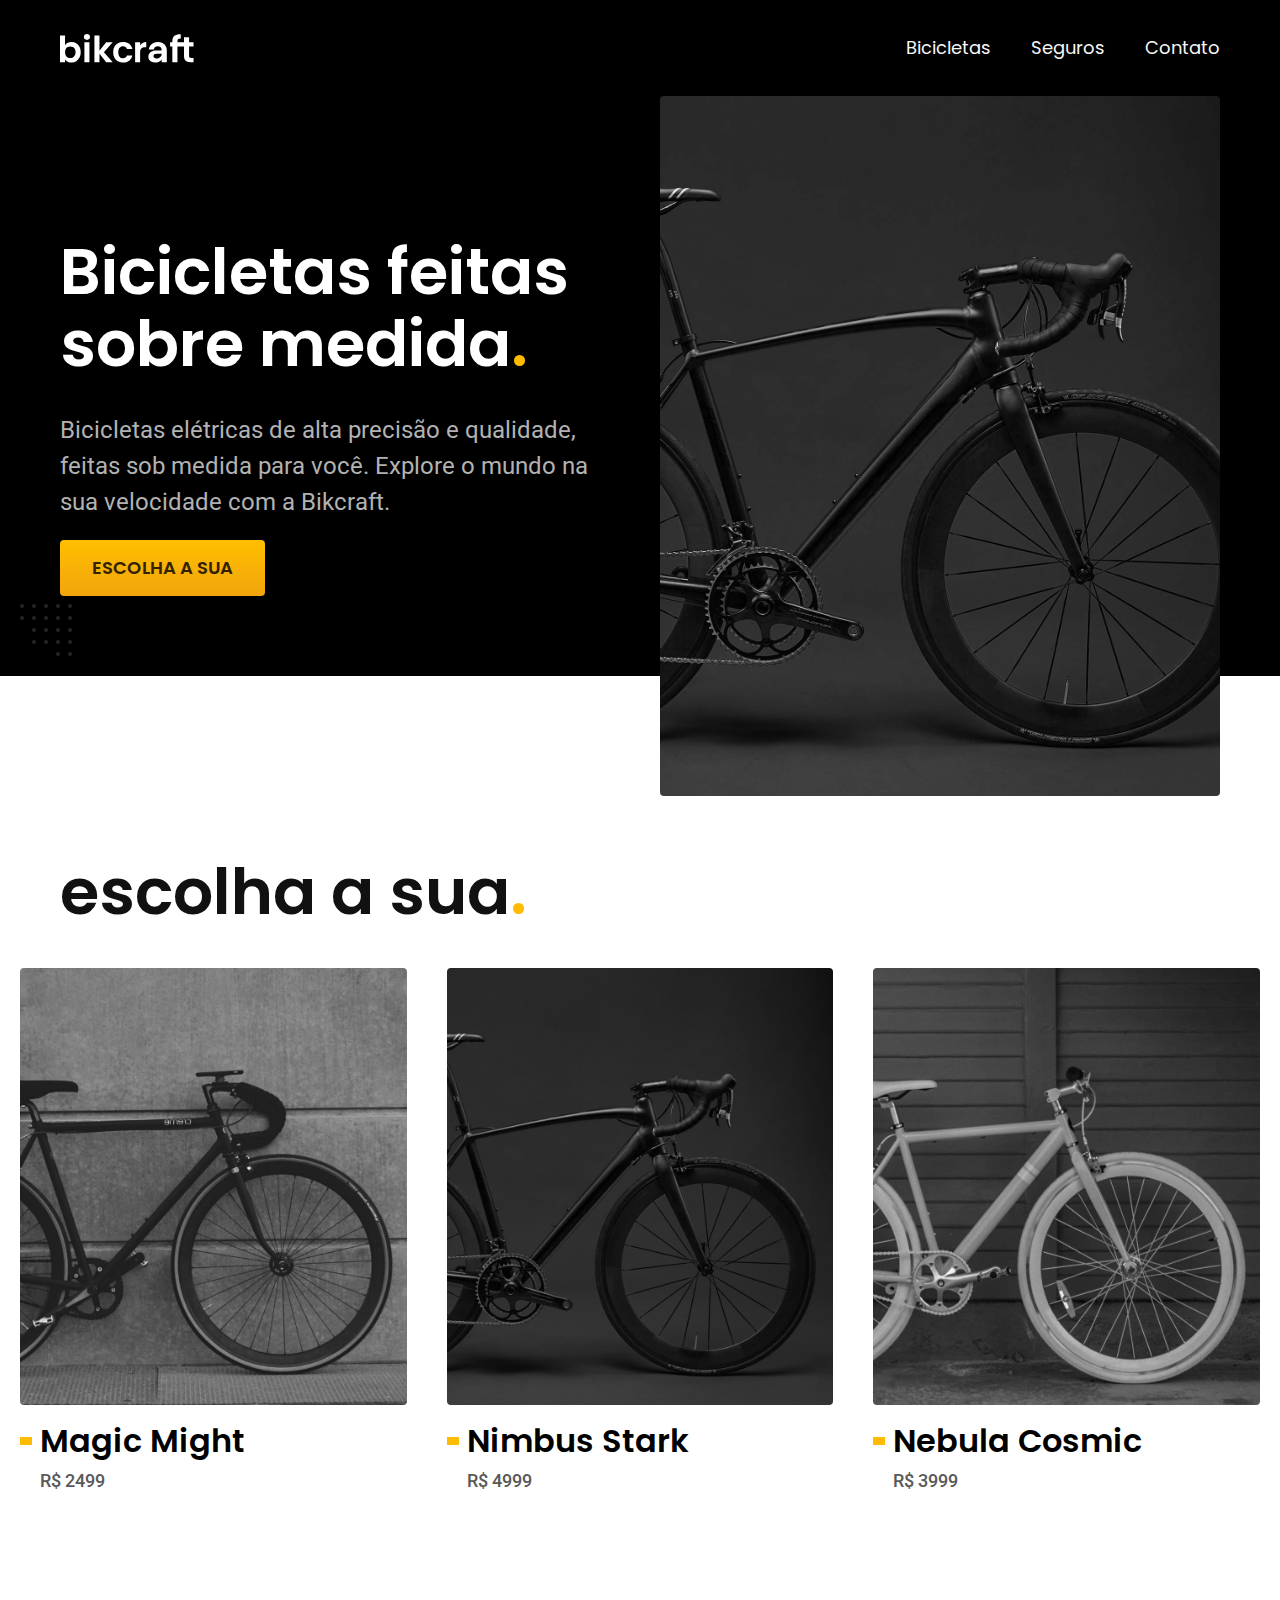
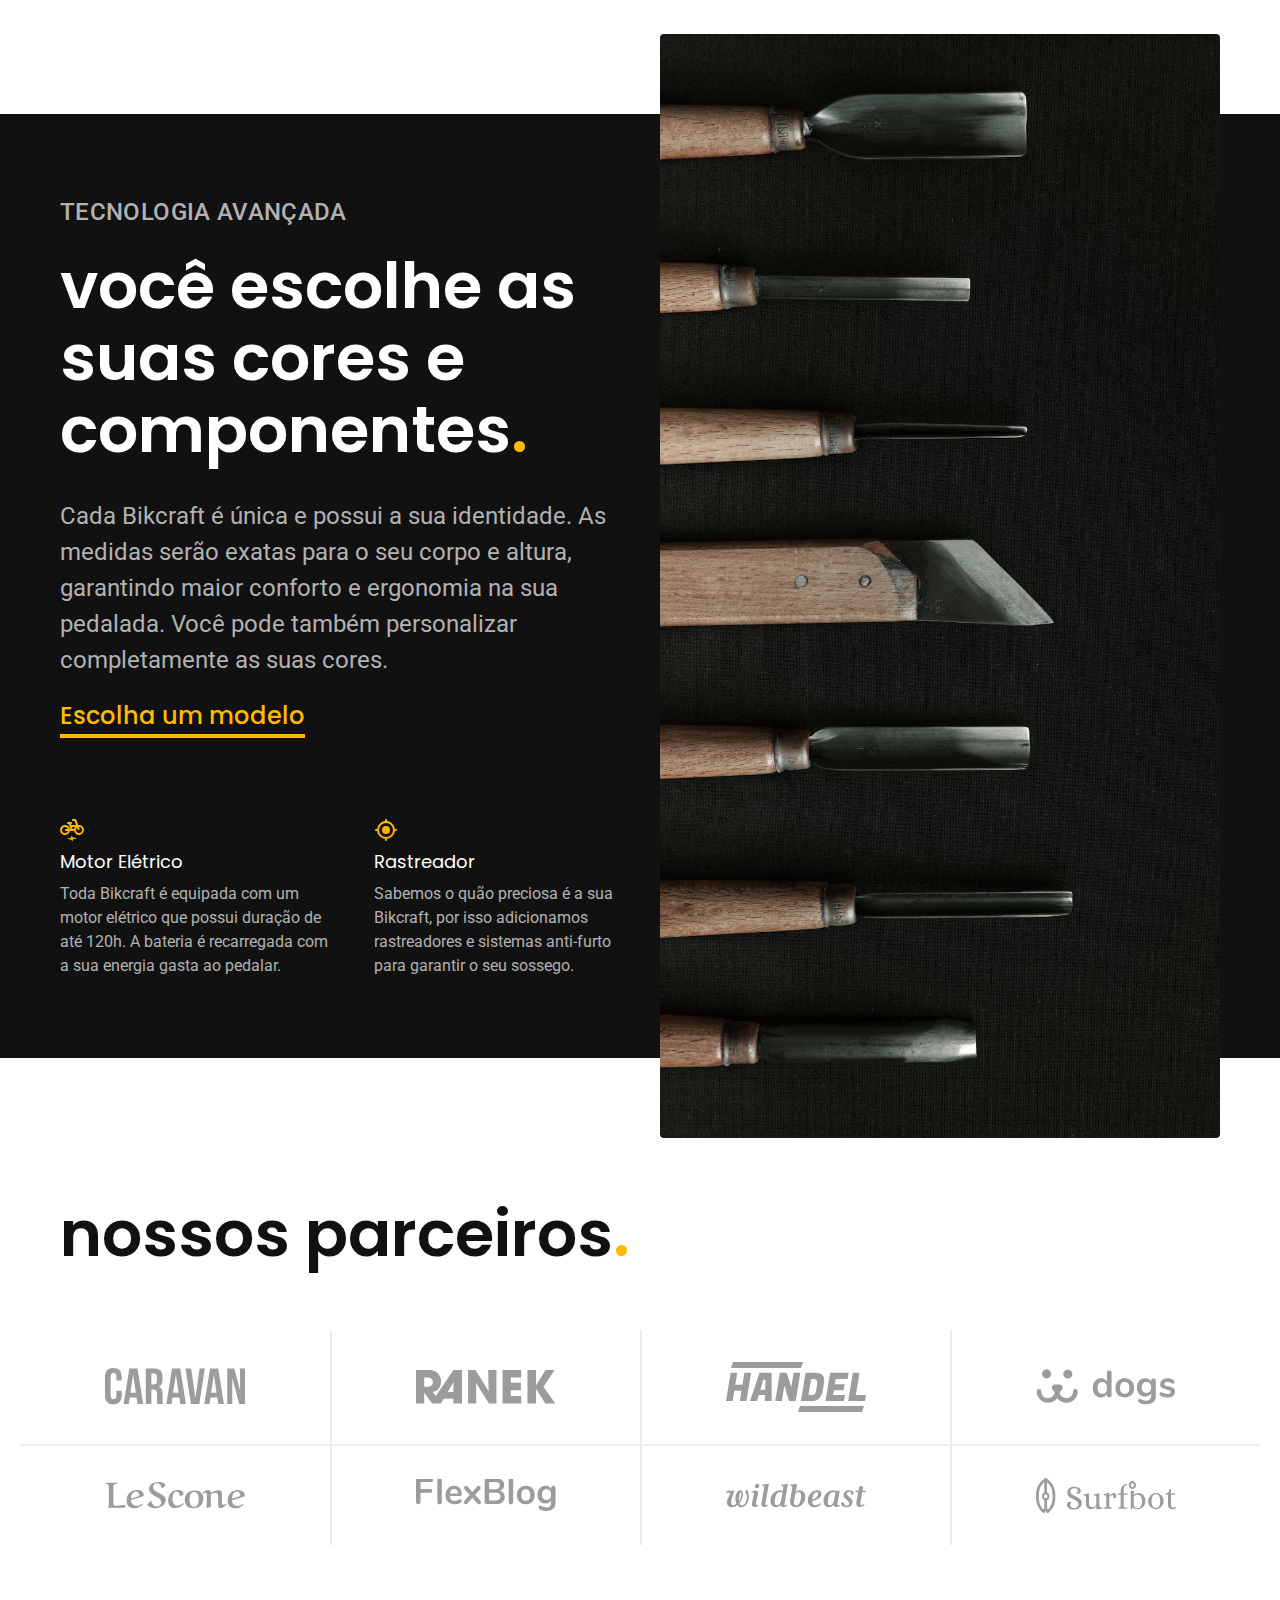
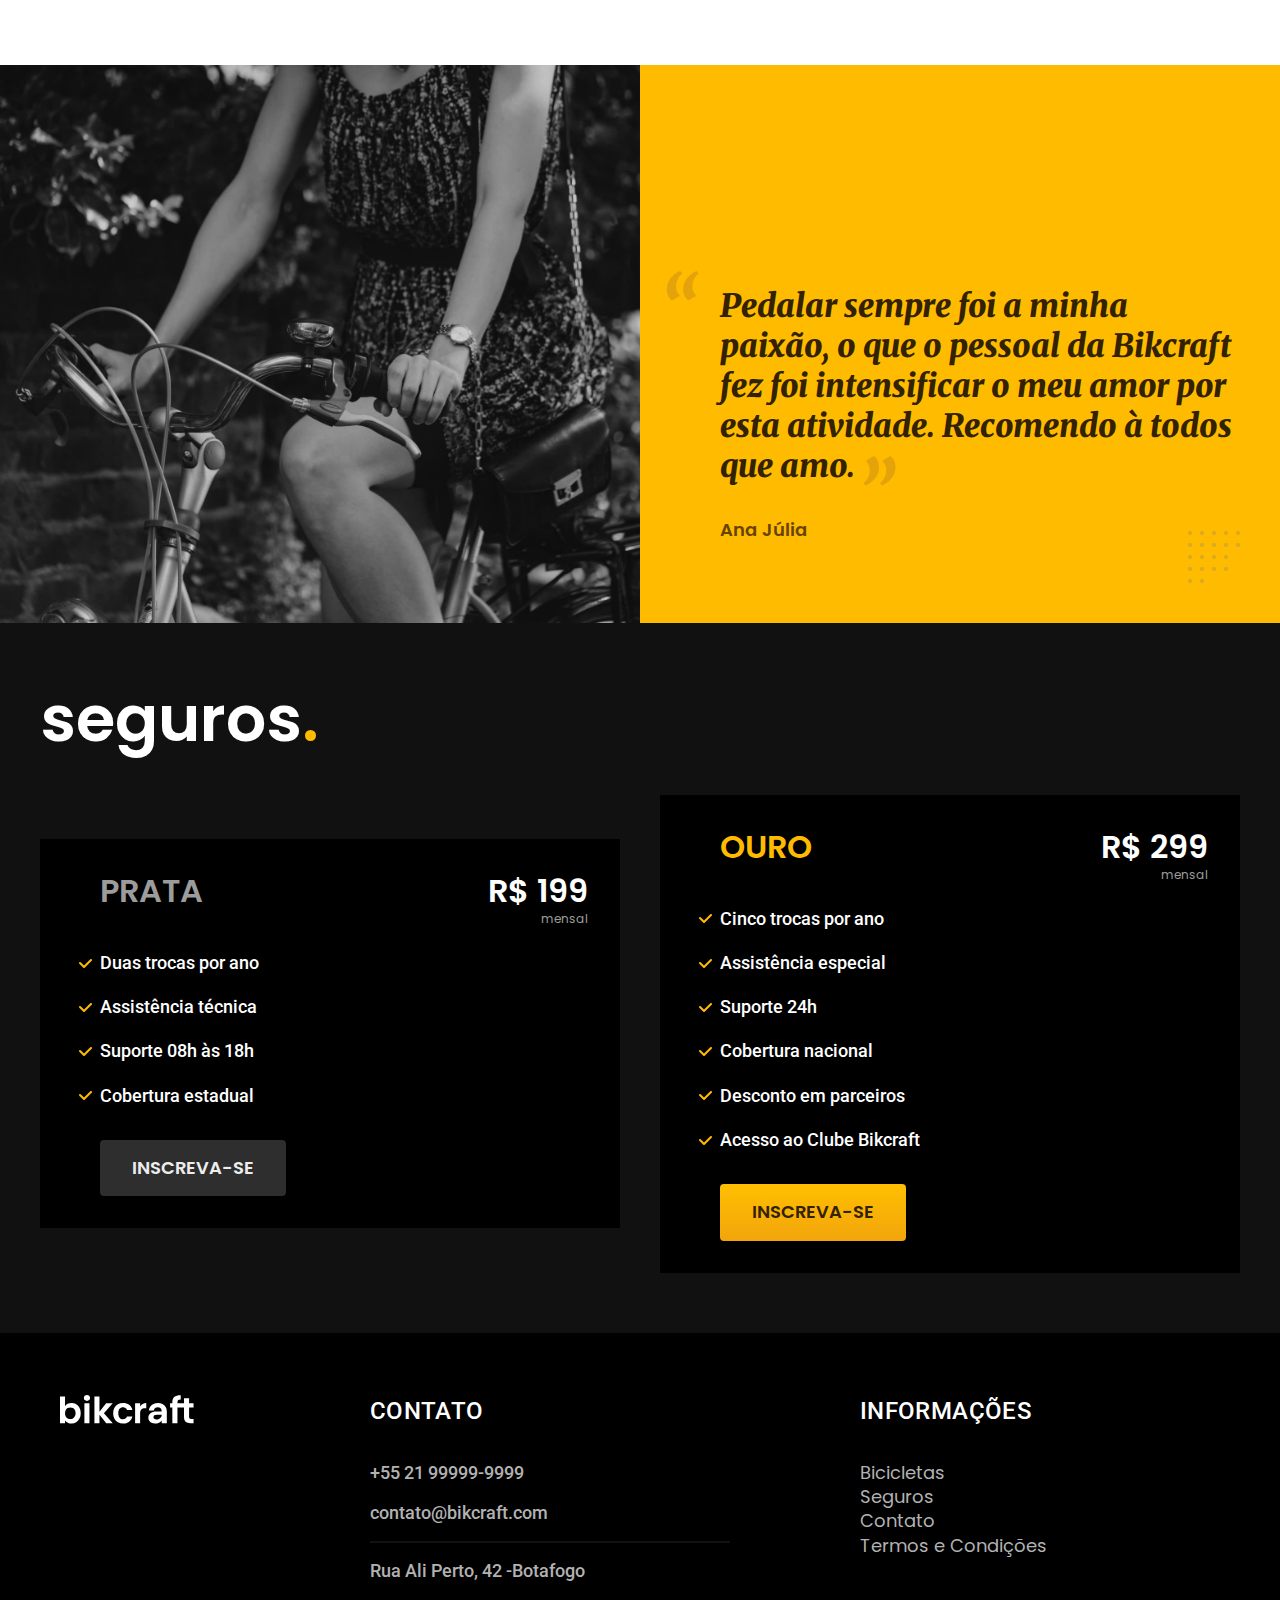
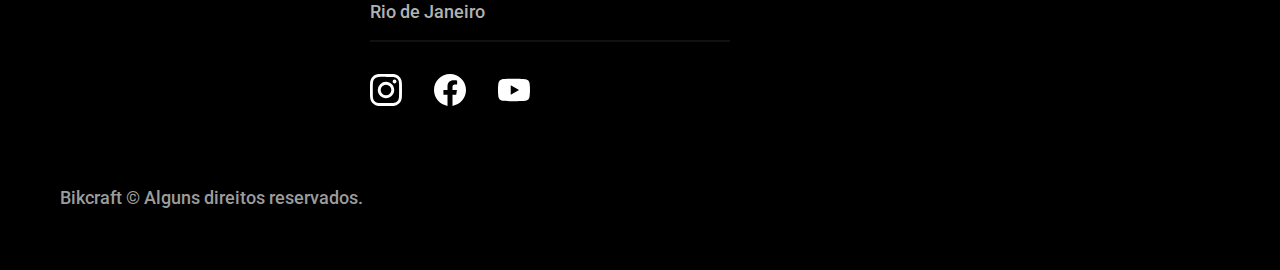
<file: index.html>
<!DOCTYPE html>
<html lang="pt-br">

<head>
  <meta charset="UTF-8">
  <meta name="viewport" content="width=device-width, initial-scale=1.0">
  <link rel="icon" href="./favicon.svg" type="image/svg+xml">
  <link rel="preload" href="./css/style.css" as="style">
  <link rel="stylesheet" href="./css/style.css">

  <title>Bikcraft - Bicicletas Elétricas</title>
  <meta name="description" content="Quando iniciamos a Bikcraft queriamos apenas um produto que adoraríamos utilizar. Eramos apaixonados">


  <link rel="preconnect" href="https://fonts.googleapis.com">
  <link rel="preconnect" href="https://fonts.gstatic.com" crossorigin>
  <link href="https://fonts.googleapis.com/css2?family=Merriweather:wght@900&family=Poppins:wght@400;600&family=Roboto:wght@400;500&display=swap" rel="stylesheet">
  <script>document.documentElement.classList.add("js");</script>
</head>

<body>
  <header class="header-bg">
    <div class="header container">
      <a href="./"><img src="./img/bikcraft.svg" alt="Bikcraft"></a>
      <nav aria-label="primaria">
        <ul class="header-menu cor-0 font-1-m">
          <li><a href="./bicicletas.html">Bicicletas</a></li>
          <li><a href="./seguros.html">Seguros</a></li>
          <li><a href="./contato.html">Contato</a></li>
        </ul>
      </nav>
    </div>
  </header>
  <main class="introducao-bg">
    <div class="introducao container">
      <div class="introducao-conteudo">
        <h1 class="font-1-xxl cor-0 .fadeInDown" data-anime="400">Bicicletas feitas sobre medida<span class="cor-p1">.</span></h1>
        <p class="font-2-l cor-5 .fadeInLeft" data-anime="600">Bicicletas elétricas de alta precisão e qualidade, feitas sob medida para você. Explore o mundo na sua velocidade com a Bikcraft.</p>
        <a class="botao .fadeInUp" href="./bicicletas.html" data-anime="800">Escolha a sua</a>
      </div>
      <picture>
        <source media="(max-width:800px)" srcset="./img/bicicletas/nimbus.jpg">
        <img src="./img/fotos/introducao.jpg" alt="Bicicleta Eletrica preta" width="1280" height="1600" data-anime="1000" class=".fadeInRight">
      </picture>
    </div>
  </main>
  <article class="bicicletas-lista">
    <h2 class=" container font-1-xxl">escolha a sua<span class="cor-p1">.</span></h2>
    <ul>
      <li>
        <a href="./bicletas/magic.html">
          <img src="./img/bicicletas/magic-home.jpg" alt="Bicicleta preta">
          <h3 class="font-1-xl cor-12">Magic Might</h3>
          <span class="font-2-m cor-8">R$ 2499</span>
        </a>
      </li>
      <li>
        <a href="./bicletas/nimbus.html">
          <img src="./img/bicicletas/nimbus-home.jpg" alt="Bicicleta preta">
          <h3 class="font-1-xl cor-12">Nimbus Stark</h3>
          <span class="font-2-m cor-8">R$ 4999</span>
        </a>
      </li>
      <li>
        <a href="./bicletas/nebula.html">
          <img src="./img/bicicletas/nebula-home.jpg" alt="Bicicleta preta">
          <h3 class="font-1-xl cor-12">Nebula Cosmic</h3>
          <span class="font-2-m cor-8">R$ 3999</span>
        </a>
      </li>
    </ul>
  </article>

  <article class="tecnologia-bg">
    <div class="tecnologia container">
      <div class="tecnologia-conteudo">
        <span class="font-2-l-b cor-5">Tecnologia Avançada</span>
        <h2 class="font-1-xxl cor-0">você escolhe as suas cores e componentes<span class="cor-p1">.</span></h2>
        <p class="font-2-l cor-5">Cada Bikcraft é única e possui a sua identidade. As medidas serão exatas para o seu corpo e altura, garantindo maior conforto e ergonomia na sua pedalada. Você pode também personalizar completamente as suas cores.</p>
        <a href="./bicicletas.html" class="link">Escolha um modelo</a>
        <div class="tecnologia-vantagens">
          <div>
            <img src="./img/icones/eletrica.svg" alt="" width="24px" height="24px">
            <h3 class="font-1-m cor-0">Motor Elétrico</h3>
            <p class="font-2-s cor-5">Toda Bikcraft é equipada com um motor elétrico que possui duração de até 120h. A bateria é recarregada com a sua energia gasta ao pedalar.</p>
          </div>
          <div>
            <img src="./img/icones/rastreador.svg" alt="" width="24px" height="24px">
            <h3 class="font-1-m cor-0">Rastreador</h3>
            <p class="font-2-s cor-5">Sabemos o quão preciosa é a sua Bikcraft, por isso adicionamos rastreadores e sistemas anti-furto para garantir o seu sossego.</p>
          </div>
        </div>
      </div>
      <div class="tecnologia-imagem">
        <img src="./img/fotos/tecnologia.jpg" alt="">
      </div>
    </div>
  </article>

  <section class="parceiros" aria-label="Nossos Parceiros">
    <h2 class="font-1-xxl container">nossos parceiros<span class="cor-p1">.</span></h2>
    <ul>
      <li><img src="./img/parceiros/caravan.svg" alt="Caravan" width="140" height="38"></li>
      <li><img src="./img/parceiros/ranek.svg" alt="Ranek" width="140" height="38"></li>
      <li><img src="./img/parceiros/handel.svg" alt="handel.svg" width="140" height="38"></li>
      <li><img src="./img/parceiros/dogs.svg" alt="dogs" width="140" height="38"></li>
      <li><img src="./img/parceiros/lescone.svg" alt="lescone.svg" width="140" height="38"></li>
      <li><img src="./img/parceiros/flexblog.svg" alt="flexblog.svg" width="140" height="38"></li>
      <li><img src="./img/parceiros/wildbeast.svg" alt="wildbeast.svg" width="140" height="38"></li>
      <li><img src="./img/parceiros/surfbot.svg" alt="surfbot.svg" width="140" height="38"></li>
    </ul>
  </section>

  <section class="depoimento" aria-label="Depoimento">
    <div>
      <img src="./img/fotos/depoimento.jpg" alt="Pessoa andando com uma bicicleta Bikcraft" width="1560" height="1360">
    </div>
    <div class="depoimento-conteudo">
      <blockquote class="font-1-xl cor-p5">
        <p>Pedalar sempre foi a minha paixão, o que o pessoal da Bikcraft fez foi intensificar o meu amor por esta atividade. Recomendo à todos que amo.</p>
      </blockquote>
      <span class="font-1-m-b cor-p4">Ana Júlia</span>
    </div>
  </section>

  <article class="seguros-bg">
    <div class="seguros container">
      <h2 class="font-1-xxl cor-0">seguros<span class="cor-p1">.</span></h2>
      <div class="seguros-item">
        <h3 class="font-1-xl cor-6">PRATA</h3>
        <span class="font-1-xl cor-0">R$ 199 <span class="font-1-xs cor-6">mensal</span></span>
        <ul class="font-2-m cor-0">
          <li>Duas trocas por ano</li>
          <li>Assistência técnica</li>
          <li>Suporte 08h às 18h</li>
          <li>Cobertura estadual</li>
        </ul>
        <a href="/orcamento.html" class="botao secundario">Inscreva-se</a>
      </div>
      <div class="seguros-item">
        <h3 class="font-1-xl cor-p1">OURO</h3>
        <span class="font-1-xl cor-0">R$ 299 <span class="font-1-xs cor-6">mensal</span></span>
        <ul class="font-2-m cor-0">
          <li>Cinco trocas por ano</li>
          <li>Assistência especial</li>
          <li>Suporte 24h</li>
          <li>Cobertura nacional</li>
          <li>Desconto em parceiros</li>
          <li>Acesso ao Clube Bikcraft</li>
        </ul>
        <a href="/orcamento.html" class="botao">Inscreva-se</a>
      </div>
    </div>

  </article>

  <footer class="footer-bg">
    <div class="footer container">
      <img src="./img/bikcraft.svg" alt="Bikcraft">
      <div class="footer-contato">
        <h3 class="font-2-l-b cor-0">Contato</h3>
        <ul class="cor-5 font-2-m">
          <li><a href="tel:+552199999999" class="cor-5 font-2-m">+55 21 99999-9999</a></li>
          <li><a href="mailto:contato@bikcraft.com" class="cor-5 font-2-m">contato@bikcraft.com</a></li>
          <li>Rua Ali Perto, 42 -Botafogo</li>
          <li>Rio de Janeiro</li>
        </ul>
        <div class="footer-redes">
          <a href=""><img src="./img/redes/instagram.svg" alt="Instagram" width="32" height="32"></a>
          <a href=""><img src="./img/redes/facebook.svg" alt="Facebook" width="32" height="32"></a>
          <a href=""><img src="./img/redes/youtube.svg" alt="Youtube" width="32" height="32"></a>
        </div>
      </div>
      <div class="footer-informacoes">
        <h3 class="font-2-l-b cor-0">Informações</h3>
        <nav>
          <ul>
            <li><a href=" ./bicicletas.html" class="font-1-m cor-5">Bicicletas</a></li>
            <li><a href="./seguros.html" class="font-1-m cor-5">Seguros</a></li>
            <li><a href="./contato.html" class="font-1-m cor-5">Contato</a></li>
            <li><a href="./termos.html" class="font-1-m cor-5">Termos e Condições</a></li>
          </ul>
        </nav>
      </div>
      <p class="font-2-m cor-6 footer-copy">Bikcraft © Alguns direitos reservados.</p>
    </div>
  </footer>
  <script src="./js/plugins/simple-anime.js"></script>
  <script src="./js/script.js"></script>
</body>

</html>
</file>
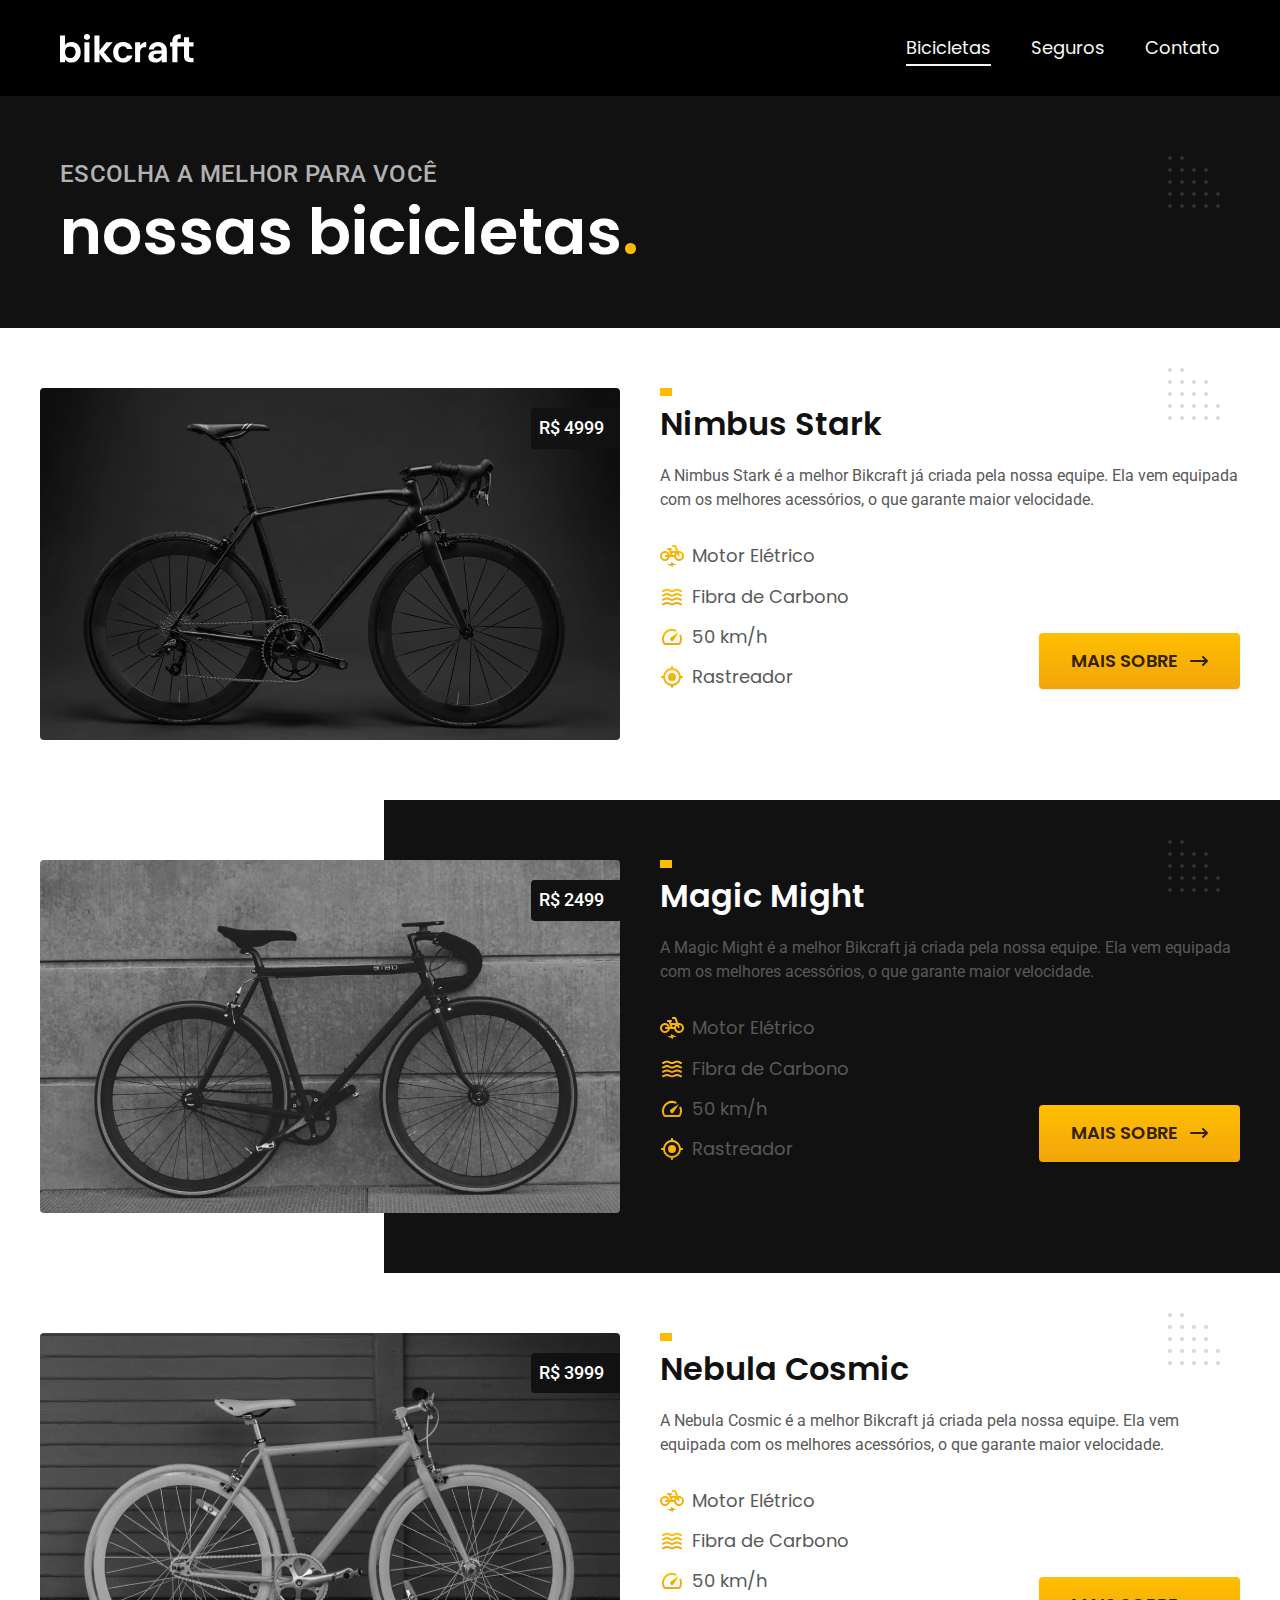
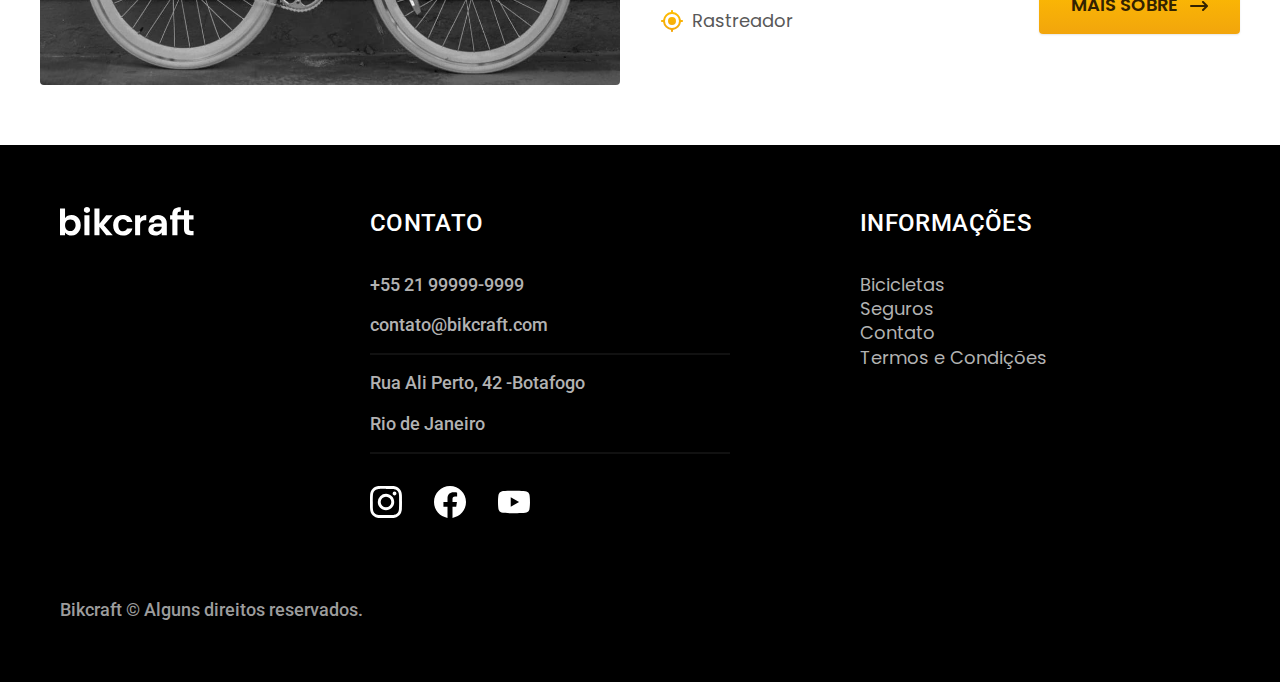
<file: bicicletas.html>
<!DOCTYPE html>
<html lang="pt-br">

<head>
  <meta charset="UTF-8">
  <meta name="viewport" content="width=device-width, initial-scale=1.0">
  <title>Bicicletas | Bikcraft</title>
  <meta name="description" content="Bicicletas">
  <link rel="icon" href="./favicon.svg" type="image/svg+xml">
  <link rel="preload" href="./css/style.css" as="style">
  <link rel="stylesheet" href="./css/style.css">

  <link rel="preconnect" href="https://fonts.googleapis.com">
  <link rel="preconnect" href="https://fonts.gstatic.com" crossorigin>
  <link href="https://fonts.googleapis.com/css2?family=Merriweather:wght@900&family=Poppins:wght@400;600&family=Roboto:wght@400;500&display=swap" rel="stylesheet">
  <script>document.documentElement.classList.add("js");</script>
</head>

<body id="bicicletas">
  <header class="header-bg">
    <div class="header container">
      <a href="./"><img src="./img/bikcraft.svg" alt="Bikcraft"></a>
      <nav aria-label="primaria">
        <ul class="header-menu cor-0 font-1-m">
          <li><a href="./bicicletas.html">Bicicletas</a></li>
          <li><a href="./seguros.html">Seguros</a></li>
          <li><a href="./contato.html">Contato</a></li>
        </ul>
      </nav>
    </div>
  </header>
  <main>
    <div class="titulo-bg">
      <div class="titulo container">
        <p class="font-2-l-b cor-5">Escolha a melhor para você</p>
        <h1 class="font-1-xxl cor-0">nossas bicicletas<span class="cor-p1">.</span></h1>
      </div>
    </div>


    <div class="bicicletas container">
      <div class="bicicletas-imagem">
        <img src="./img/bicicletas/nimbus.jpg" alt="Bicicleta preta">
        <span class="font-2-m cor-0">R$ 4999</span>
      </div>

      <div class="bicicletas-conteudo">
        <h2 class="font-1-xl">Nimbus Stark</h2>
        <p class="font-2-s cor-8">A Nimbus Stark é a melhor Bikcraft já criada pela nossa equipe. Ela vem equipada com os melhores acessórios, o que garante maior velocidade.</p>
        <ul class="font-1-m cor-8">
          <li>
            <img src="./img/icones/eletrica.svg" alt="">
            Motor Elétrico
          </li>
          <li>
            <img src="./img/icones/carbono.svg" alt="">
            Fibra de Carbono
          </li>
          <li>
            <img src="./img/icones/velocidade.svg" alt="">
            50 km/h
          </li>
          <li>
            <img src="./img/icones/rastreador.svg" alt="">
            Rastreador
          </li>
        </ul>
        <a class="botao seta" href="./bicicletas/nimbus.html">Mais Sobre</a>
      </div>
    </div>

    <div class="bicicletas-bg">
      <div class="bicicletas container">
        <div class="bicicletas-imagem">
          <img src="./img/bicicletas/magic.jpg" alt="Bicicleta preta">
          <span class="font-2-m cor-0">R$ 2499</span>
        </div>

        <div class="bicicletas-conteudo">
          <h2 class="font-1-xl cor-0">Magic Might</h2>
          <p class="font-2-s cor-8">A Magic Might é a melhor Bikcraft já criada pela nossa equipe. Ela vem equipada com os melhores acessórios, o que garante maior velocidade.</p>
          <ul class="font-1-m cor-8">
            <li>
              <img src="./img/icones/eletrica.svg" alt="">
              Motor Elétrico
            </li>
            <li>
              <img src="./img/icones/carbono.svg" alt="">
              Fibra de Carbono
            </li>
            <li>
              <img src="./img/icones/velocidade.svg" alt="">
              50 km/h
            </li>
            <li>
              <img src="./img/icones/rastreador.svg" alt="">
              Rastreador
            </li>
          </ul>
          <a class="botao seta" href="./bicicletas/magic.html">Mais Sobre</a>
        </div>
      </div>
    </div>

    <div class="bicicletas container">
      <div class="bicicletas-imagem">
        <img src="./img/bicicletas/nebula.jpg" alt="Bicicleta preta">
        <span class="font-2-m cor-0">R$ 3999</span>
      </div>

      <div class="bicicletas-conteudo">
        <h2 class="font-1-xl">Nebula Cosmic</h2>
        <p class="font-2-s cor-8">A Nebula Cosmic é a melhor Bikcraft já criada pela nossa equipe. Ela vem equipada com os melhores acessórios, o que garante maior velocidade.</p>
        <ul class="font-1-m cor-8">
          <li>
            <img src="./img/icones/eletrica.svg" alt="">
            Motor Elétrico
          </li>
          <li>
            <img src="./img/icones/carbono.svg" alt="">
            Fibra de Carbono
          </li>
          <li>
            <img src="./img/icones/velocidade.svg" alt="">
            50 km/h
          </li>
          <li>
            <img src="./img/icones/rastreador.svg" alt="">
            Rastreador
          </li>
        </ul>
        <a class="botao seta" href="./bicicletas/nebula.html">Mais Sobre</a>
      </div>
    </div>
  </main>
  <footer class="footer-bg">
    <div class="footer container">
      <img src="./img/bikcraft.svg" alt="Bikcraft">
      <div class="footer-contato">
        <h3 class="font-2-l-b cor-0">Contato</h3>
        <ul class="cor-5 font-2-m">
          <li><a href="tel:+552199999999" class="cor-5 font-2-m">+55 21 99999-9999</a></li>
          <li><a href="mailto:contato@bikcraft.com" class="cor-5 font-2-m">contato@bikcraft.com</a></li>
          <li>Rua Ali Perto, 42 -Botafogo</li>
          <li>Rio de Janeiro</li>
        </ul>
        <div class="footer-redes">
          <a href=""><img src="./img/redes/instagram.svg" alt="Instagram"></a>
          <a href=""><img src="./img/redes/facebook.svg" alt="Facebook"></a>
          <a href=""><img src="./img/redes/youtube.svg" alt="Youtube"></a>
        </div>
      </div>
      <div class="footer-informacoes">
        <h3 class="font-2-l-b cor-0">Informações</h3>
        <nav>
          <ul>
            <li><a href=" ./bicicletas.html" class="font-1-m cor-5">Bicicletas</a></li>
            <li><a href="./seguros.html" class="font-1-m cor-5">Seguros</a></li>
            <li><a href="./contato.html" class="font-1-m cor-5">Contato</a></li>
            <li><a href="./termos.html" class="font-1-m cor-5">Termos e Condições</a></li>
          </ul>
        </nav>
      </div>
      <p class="font-2-m cor-6 footer-copy">Bikcraft © Alguns direitos reservados.</p>
    </div>
  </footer>
  <script src="./js/script.js"></script>
</body>
</file>
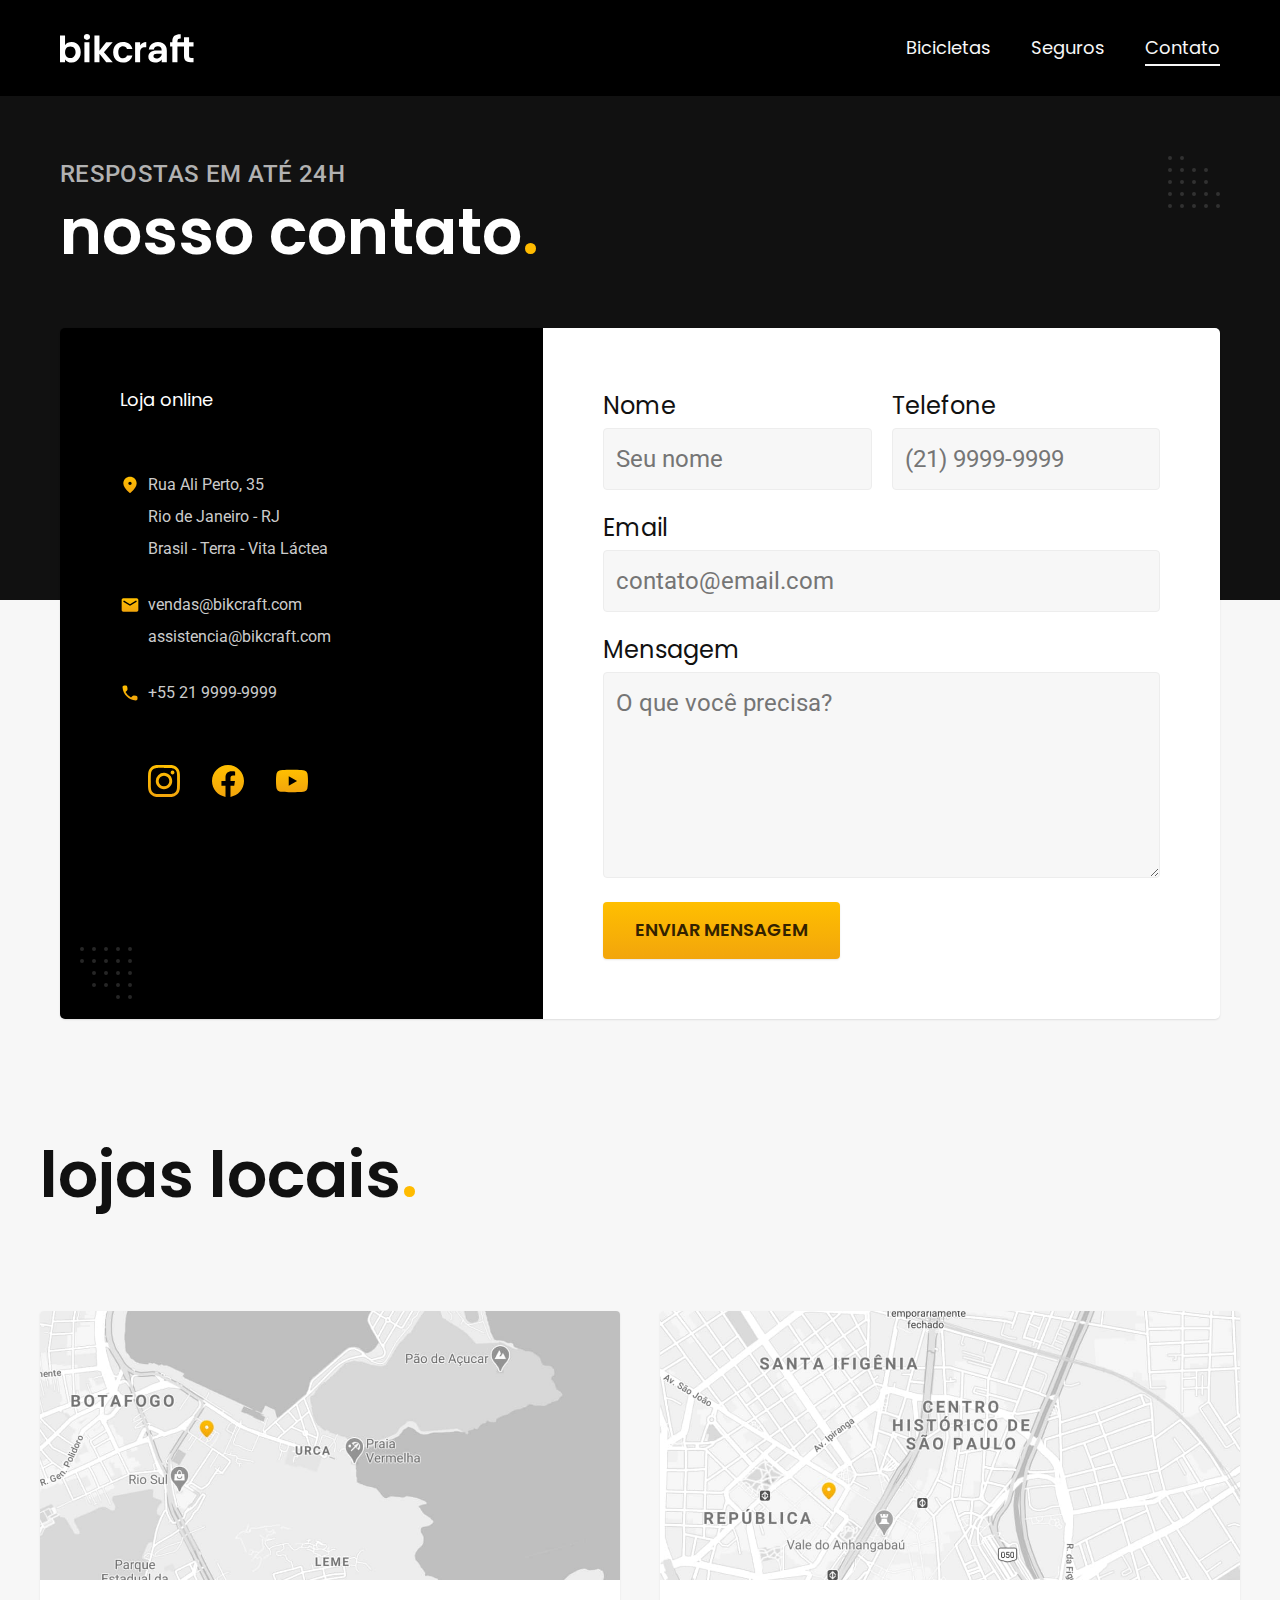
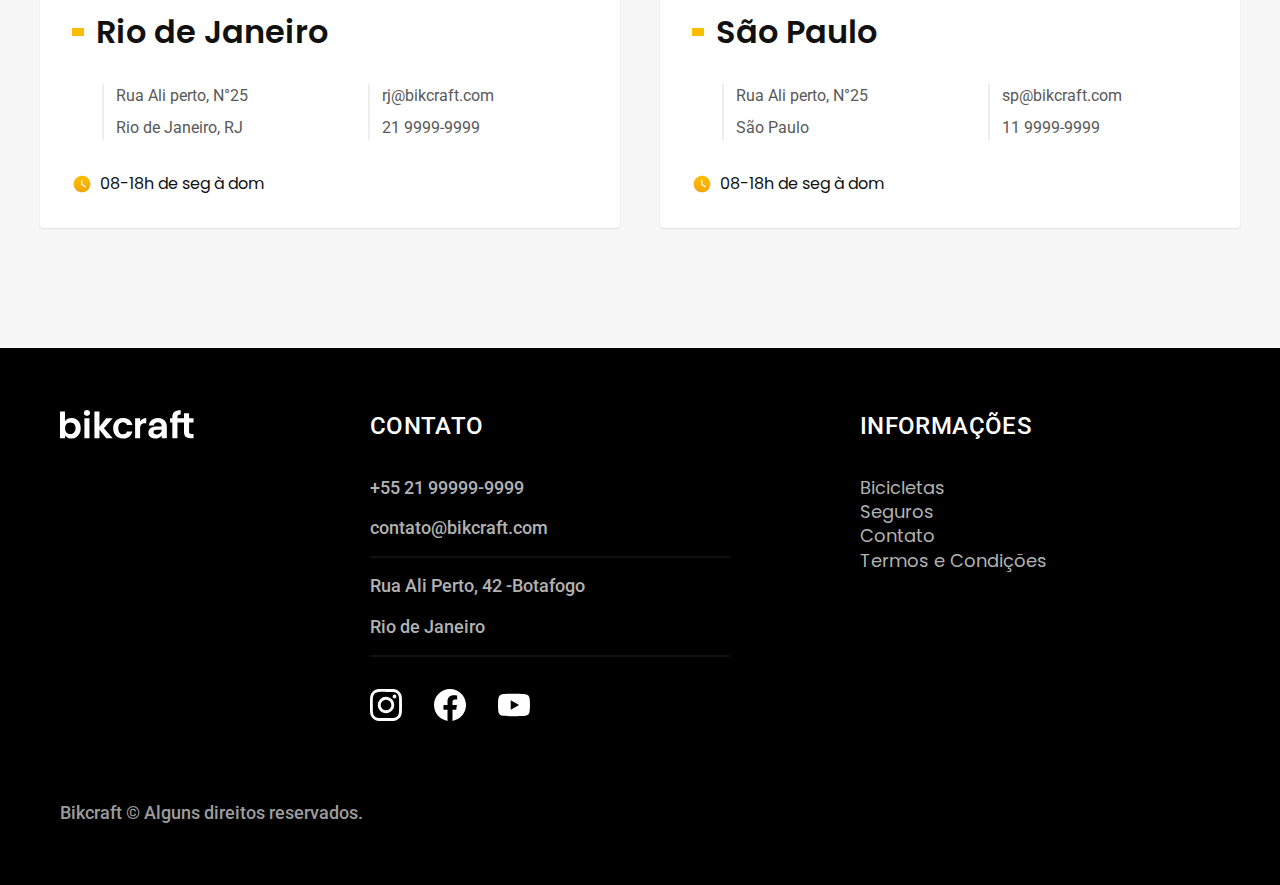
<file: contato.html>
<!DOCTYPE html>
<html lang="pt-br">

<head>
  <meta charset="UTF-8">
  <meta name="viewport" content="width=device-width, initial-scale=1.0">
  <title>Contato | Bikcraft</title>
  <meta name="description" content="Contato">
  <link rel="icon" href="./favicon.svg" type="image/svg+xml">
  <link rel="preload" href="./css/style.css" as="style">
  <link rel="stylesheet" href="./css/style.css">

  <link rel="preconnect" href="https://fonts.googleapis.com">
  <link rel="preconnect" href="https://fonts.gstatic.com" crossorigin>
  <link href="https://fonts.googleapis.com/css2?family=Merriweather:wght@900&family=Poppins:wght@400;600&family=Roboto:wght@400;500&display=swap" rel="stylesheet">
  <script>document.documentElement.classList.add("js");</script>
</head>

<body id="contato">
  <header class="header-bg">
    <div class="header container">
      <a href="./"><img src="./img/bikcraft.svg" alt="Bikcraft"></a>
      <nav aria-label="primaria">
        <ul class="header-menu cor-0 font-1-m">
          <li><a href="./bicicletas.html">Bicicletas</a></li>
          <li><a href="./seguros.html">Seguros</a></li>
          <li><a href="./contato.html">Contato</a></li>
        </ul>
      </nav>
    </div>
  </header>

  <main>
    <div class="titulo-bg">
      <div class="titulo container">
        <p class="font-2-l-b cor-5">RESPOSTAS EM ATÉ 24H</p>
        <h1 class="font-1-xxl cor-0">nosso contato<span class="cor-p1">.</span></h1>
      </div>
    </div>
    <div class="contato container">
      <section class="contato-dados" aria-label="Endereço">
        <h2 class="font-1-m cor-0">Loja online</h2>
        <div class="contato-endereco font-2-s cor-4">
          <p>Rua Ali Perto, 35</p>
          <p>Rio de Janeiro - RJ</p>
          <p>Brasil - Terra - Vita Láctea</p>
        </div>
        <address class="contato-meios font-2-s cor-4">
          <a href="mailto:vendas@bikcraft.com" class="font-2-s cor-4">vendas@bikcraft.com</a>
          <a href="mailto:assistencia@bikcraft.com" class="font-2-s cor-4">assistencia@bikcraft.com</a>
          <a href="tel:+55 21 9999-9999" class="font-2-s cor-4">+55 21 9999-9999</a>
        </address>
        <div class="contato-redes">
          <a href=""><img src="./img/redes/instagram-p.svg" alt="Instagram"></a>
          <a href=""><img src="./img/redes/facebook-p.svg" alt="Facebook"></a>
          <a href=""><img src="./img/redes/youtube-p.svg" alt="Youtube"></a>
        </div>
      </section>
      <section class="contato-formulario" aria-label="Formulario">
        <form action="./contato.html" class="form">
          <div>
            <label for="nome">Nome</label>
            <input type="text" id="none" name="nome" placeholder="Seu nome">
          </div>
          <div>
            <label for="telefone">Telefone</label>
            <input type="text" id="telefone" name="telefone" placeholder="(21) 9999-9999">
          </div>
          <div class="col-2">
            <label for="email">Email</label>
            <input type="email" id="email" name="email" placeholder="contato@email.com">
          </div>
          <div class="col-2">
            <label for="mensagem" class="">Mensagem</label>
            <textarea rows="5" name="mensagem" id="mensagem" placeholder="O que você precisa?"></textarea>
          </div>
        </form>
        <button class="botao col-2">ENVIAR MENSAGEM</button>
      </section>
    </div>

    <article class="lojas container">
      <h2 class="font-1-xxl">lojas locais<span class="cor-p1">.</span></h2>
      <div class="lojas-item">
        <img src="./img/lojas/rj.jpg" alt="Mapa com a localização da loja, Rua Ali perto, N° 25, Rio de Janeiro, RJ">
        <div class="lojas-conteudo">
          <h3 class="font-1-xl">Rio de Janeiro</h3>
          <div class="lojas-dados font-2-s cor-8">
            <p>Rua Ali perto, N°25</p>
            <p>Rio de Janeiro, RJ</p>
          </div>
          <div class="lojas-dados">
            <a href="mailto:rj@bikcraft.com" class="font-2-s cor-8">rj@bikcraft.com</a>
            <a href="tel:+55 21 9999-9999" class="font-2-s cor-8">21 9999-9999</a>
          </div>
          <p class=" lojas-tempo font-1-s"><img src="./img/icones/horario.svg" alt="">08-18h de seg à dom</p>
        </div>
      </div>

      <div class="lojas-item">
        <img src="./img/lojas/sp.jpg" alt="Mapa com a localização da loja, Rua Ali perto, N° 25, São Paulo - SP">
        <div class="lojas-conteudo">
          <h3 class="font-1-xl">São Paulo</h3>
          <div class="lojas-dados font-2-s cor-8">
            <p>Rua Ali perto, N°25</p>
            <p>São Paulo</p>
          </div>
          <div class="lojas-dados">
            <a href="mailto:sp@bikcraft.com" class="font-2-s cor-8">sp@bikcraft.com</a>
            <a href="tel:+55 11 9999-9999" class="font-2-s cor-8">11 9999-9999</a>
          </div>
          <p class=" lojas-tempo font-1-s"><img src="./img/icones/horario.svg" alt="">08-18h de seg à dom</p>
        </div>
      </div>


    </article>

  </main>
  <footer class="footer-bg">
    <div class="footer container">
      <img src="./img/bikcraft.svg" alt="Bikcraft">
      <div class="footer-contato">
        <h3 class="font-2-l-b cor-0">Contato</h3>
        <ul class="cor-5 font-2-m">
          <li><a href="tel:+552199999999" class="cor-5 font-2-m">+55 21 99999-9999</a></li>
          <li><a href="mailto:contato@bikcraft.com" class="cor-5 font-2-m">contato@bikcraft.com</a></li>
          <li>Rua Ali Perto, 42 -Botafogo</li>
          <li>Rio de Janeiro</li>
        </ul>
        <div class="footer-redes">
          <a href=""><img src="./img/redes/instagram.svg" alt="Instagram"></a>
          <a href=""><img src="./img/redes/facebook.svg" alt="Facebook"></a>
          <a href=""><img src="./img/redes/youtube.svg" alt="Youtube"></a>
        </div>
      </div>
      <div class="footer-informacoes">
        <h3 class="font-2-l-b cor-0">Informações</h3>
        <nav>
          <ul>
            <li><a href=" ./bicicletas.html" class="font-1-m cor-5">Bicicletas</a></li>
            <li><a href="./seguros.html" class="font-1-m cor-5">Seguros</a></li>
            <li><a href="./contato.html" class="font-1-m cor-5">Contato</a></li>
            <li><a href="./termos.html" class="font-1-m cor-5">Termos e Condições</a></li>
          </ul>
        </nav>
      </div>
      <p class="font-2-m cor-6 footer-copy">Bikcraft © Alguns direitos reservados.</p>
    </div>
  </footer>
  <script src="./js/formulario.js"></script>
  <script src="./js/script.js"></script>
</body>
</file>
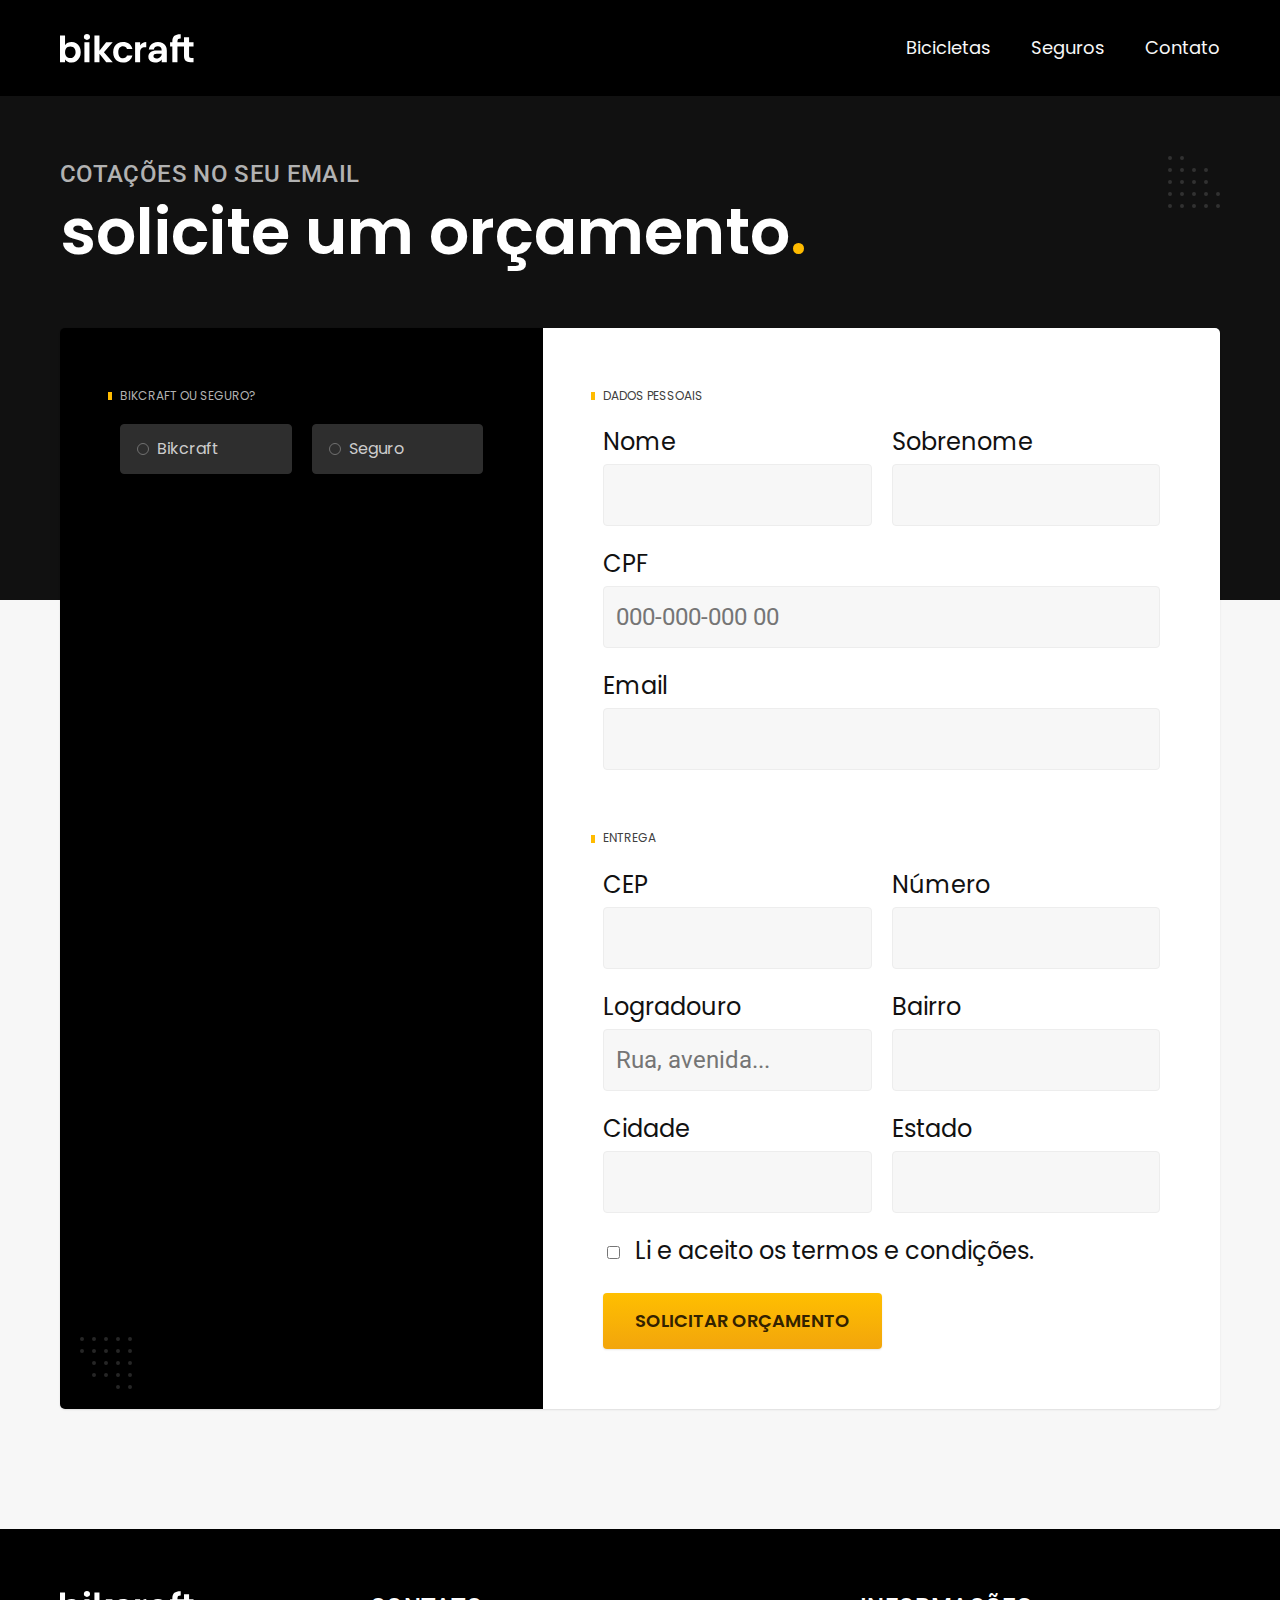
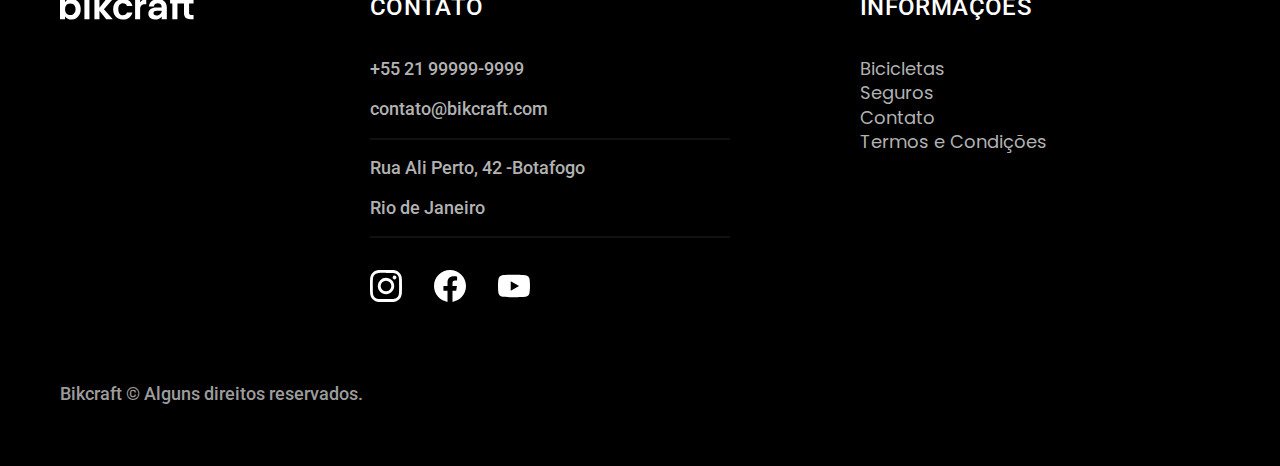
<file: orcamento.html>
<!DOCTYPE html>
<html lang="pt-br">

<head>
  <meta charset="UTF-8">
  <meta name="viewport" content="width=device-width, initial-scale=1.0">
  <title>Orçamento | Bikcraft</title>
  <meta name="description" content="Orçamento">
  <link rel="icon" href="./favicon.svg" type="image/svg+xml">
  <link rel="preload" href="./css/style.css" as="style">
  <link rel="stylesheet" href="./css/style.css">

  <link rel="preconnect" href="https://fonts.googleapis.com">
  <link rel="preconnect" href="https://fonts.gstatic.com" crossorigin>
  <link href="https://fonts.googleapis.com/css2?family=Merriweather:wght@900&family=Poppins:wght@400;600&family=Roboto:wght@400;500&display=swap" rel="stylesheet">
  <script>document.documentElement.classList.add("js");</script>
</head>

<body id="orcamento">
  <header class="header-bg">
    <div class="header container">
      <a href="./"><img src="./img/bikcraft.svg" alt="Bikcraft"></a>
      <nav aria-label="primaria">
        <ul class="header-menu cor-0 font-1-m">
          <li><a href="./bicicletas.html">Bicicletas</a></li>
          <li><a href="./seguros.html">Seguros</a></li>
          <li><a href="./contato.html">Contato</a></li>
        </ul>
      </nav>
    </div>
  </header>

  <main>
    <div class="titulo-bg">
      <div class="titulo container">
        <p class="font-2-l-b cor-5">COTAÇÕES NO SEU EMAIL</p>
        <h1 class="font-1-xxl cor-0">solicite um orçamento<span class="cor-p1">.</span></h1>
      </div>
    </div>

    <form action="./" class="orcamento container">
      <div class="orcamento-produto">
        <h2 class="font-1-xs cor-5">Bikcraft ou Seguro?</h2>

        <input type="radio" name="tipo" value="bikcraft" id="bikcraft">
        <label for="bikcraft">Bikcraft</label>

        <input type="radio" name="tipo" value="seguro" id="seguro">
        <label for="seguro">Seguro</label>

        <div class="orcamento-conteudo" id="orcamento-bikcraft">
          <h2 class="font-1-xs cor-5">Escolha a sua</h2>

          <input type="radio" name="produto" value="nimbus" id="nimbus">
          <label for="nimbus">Nimbus Stark <span>R$ 4999</span></label>
          <div class="orcamento-detalhe">
            <ul class="font-1-xs cor-8">
              <li><img src="./img/icones/eletrica.svg" alt="">Motor Elétrico</li>
              <li><img src="./img/icones/carbono.svg" alt="">Fibra de Carbono</li>
              <li><img src="./img/icones/velocidade.svg" alt="">50 km/h</li>
              <li><img src="./img/icones/rastreador.svg" alt="">Rastreador</li>
            </ul>
            <img src="./img/bicicletas/nimbus.jpg" alt="Bicicleta preta">
          </div>

          <input type="radio" name="produto" value="magic" id="magic">
          <label for="magic">Magic Might <span>R$ 2499</span></label>
          <div class="orcamento-detalhe">
            <ul class="font-1-xs cor-8">
              <li><img src="./img/icones/eletrica.svg" alt="">Motor Elétrico</li>
              <li><img src="./img/icones/carbono.svg" alt="">Fibra de Carbono</li>
              <li><img src="./img/icones/velocidade.svg" alt="">45 km/h</li>
              <li><img src="./img/icones/rastreador.svg" alt="">Rastreador</li>
            </ul>
            <img src="./img/bicicletas/magic.jpg" alt="Bicicleta preta">
          </div>

          <input type="radio" name="produto" value="nebula" id="nebula">
          <label for="nebula">Nebula Cosmic <span>R$ 3999</span></label>
          <div class="orcamento-detalhe">
            <ul class="font-1-xs cor-8">
              <li><img src="./img/icones/eletrica.svg" alt="">Motor Elétrico</li>
              <li><img src="./img/icones/carbono.svg" alt="">Fibra de Carbono</li>
              <li><img src="./img/icones/velocidade.svg" alt="">40 km/h</li>
              <li><img src="./img/icones/rastreador.svg" alt="">Rastreador</li>
            </ul>
            <img src="./img/bicicletas/nebula.jpg" alt="Bicicleta branca">
          </div>
        </div>

        <div class="orcamento-conteudo" id="orcamento-seguro">
          <h2 class="font-1-xs cor-5">Escolha o plano</h2>

          <input type="radio" name="produto" value="prata" id="prata">
          <label for="prata">Prata <span>R$ 199</span></label>

          <input type="radio" name="produto" value="ouro" id="ouro">
          <label for="ouro">Ouro <span>R$ 299</span></label>
        </div>
      </div>

      <div class="orcamento-dados form">
        <h2 class="font-1-xs cor-9 col-2">dados pessoais</h2>
        <div>
          <label for="nome">Nome</label>
          <input type="text" id="none" name="nome">
        </div>
        <div>
          <label for="sobrenome">Sobrenome</label>
          <input type="text" id="sobrenone" name="sobrenome">
        </div>
        <div class="col-2">
          <label for="cpf">CPF</label>
          <input type="text" id="cpf" name="cpf" placeholder="000-000-000 00">
        </div>
        <div class="col-2">
          <label for="email">Email</label>
          <input type="Email" id="email" name="email">
        </div>
        <h2 class="font-1-xs cor-9 col-2">Entrega</h2>
        <div>
          <label for="cep">CEP</label>
          <input type="text" id="cep" name="cep">
        </div>
        <div>
          <label for="numero">Número</label>
          <input type="text" id="numero" name="numero">
        </div>
        <div>
          <label for="logradouro">Logradouro</label>
          <input type="text" id="logradouro" name="logradouro" placeholder="Rua, avenida...">
        </div>
        <div>
          <label for="bairro">Bairro</label>
          <input type="text" id="bairro" name="bairro">
        </div>
        <div>
          <label for="cidade">Cidade</label>
          <input type="text" id="cidade" name="cidade">
        </div>
        <div>
          <label for="estado">Estado</label>
          <input type="text" id="estado" name="estado">
        </div>
        <div class="orcamento-termos col-2">
          <input type="checkbox" id="termos" name="termos">
          <label for="termos">Li e aceito os termos e condições.</label>
        </div>

        <a class="botao col-2" href="./">SOLICITAR ORÇAMENTO</a>
      </div>

    </form>

  </main>
  <footer class="footer-bg">
    <div class="footer container">
      <img src="./img/bikcraft.svg" alt="Bikcraft">
      <div class="footer-contato">
        <h3 class="font-2-l-b cor-0">Contato</h3>
        <ul class="cor-5 font-2-m">
          <li><a href="tel:+552199999999" class="cor-5 font-2-m">+55 21 99999-9999</a></li>
          <li><a href="mailto:contato@bikcraft.com" class="cor-5 font-2-m">contato@bikcraft.com</a></li>
          <li>Rua Ali Perto, 42 -Botafogo</li>
          <li>Rio de Janeiro</li>
        </ul>
        <div class="footer-redes">
          <a href=""><img src="./img/redes/instagram.svg" alt="Instagram"></a>
          <a href=""><img src="./img/redes/facebook.svg" alt="Facebook"></a>
          <a href=""><img src="./img/redes/youtube.svg" alt="Youtube"></a>
        </div>
      </div>
      <div class="footer-informacoes">
        <h3 class="font-2-l-b cor-0">Informações</h3>
        <nav>
          <ul>
            <li><a href=" ./bicicletas.html" class="font-1-m cor-5">Bicicletas</a></li>
            <li><a href="./seguros.html" class="font-1-m cor-5">Seguros</a></li>
            <li><a href="./contato.html" class="font-1-m cor-5">Contato</a></li>
            <li><a href="./termos.html" class="font-1-m cor-5">Termos e Condições</a></li>
          </ul>
        </nav>
      </div>
      <p class="font-2-m cor-6 footer-copy">Bikcraft © Alguns direitos reservados.</p>
    </div>
  </footer>

  <script src="./js/formulario.js"></script>
  <script src="./js/script.js"></script>
</body>
</file>
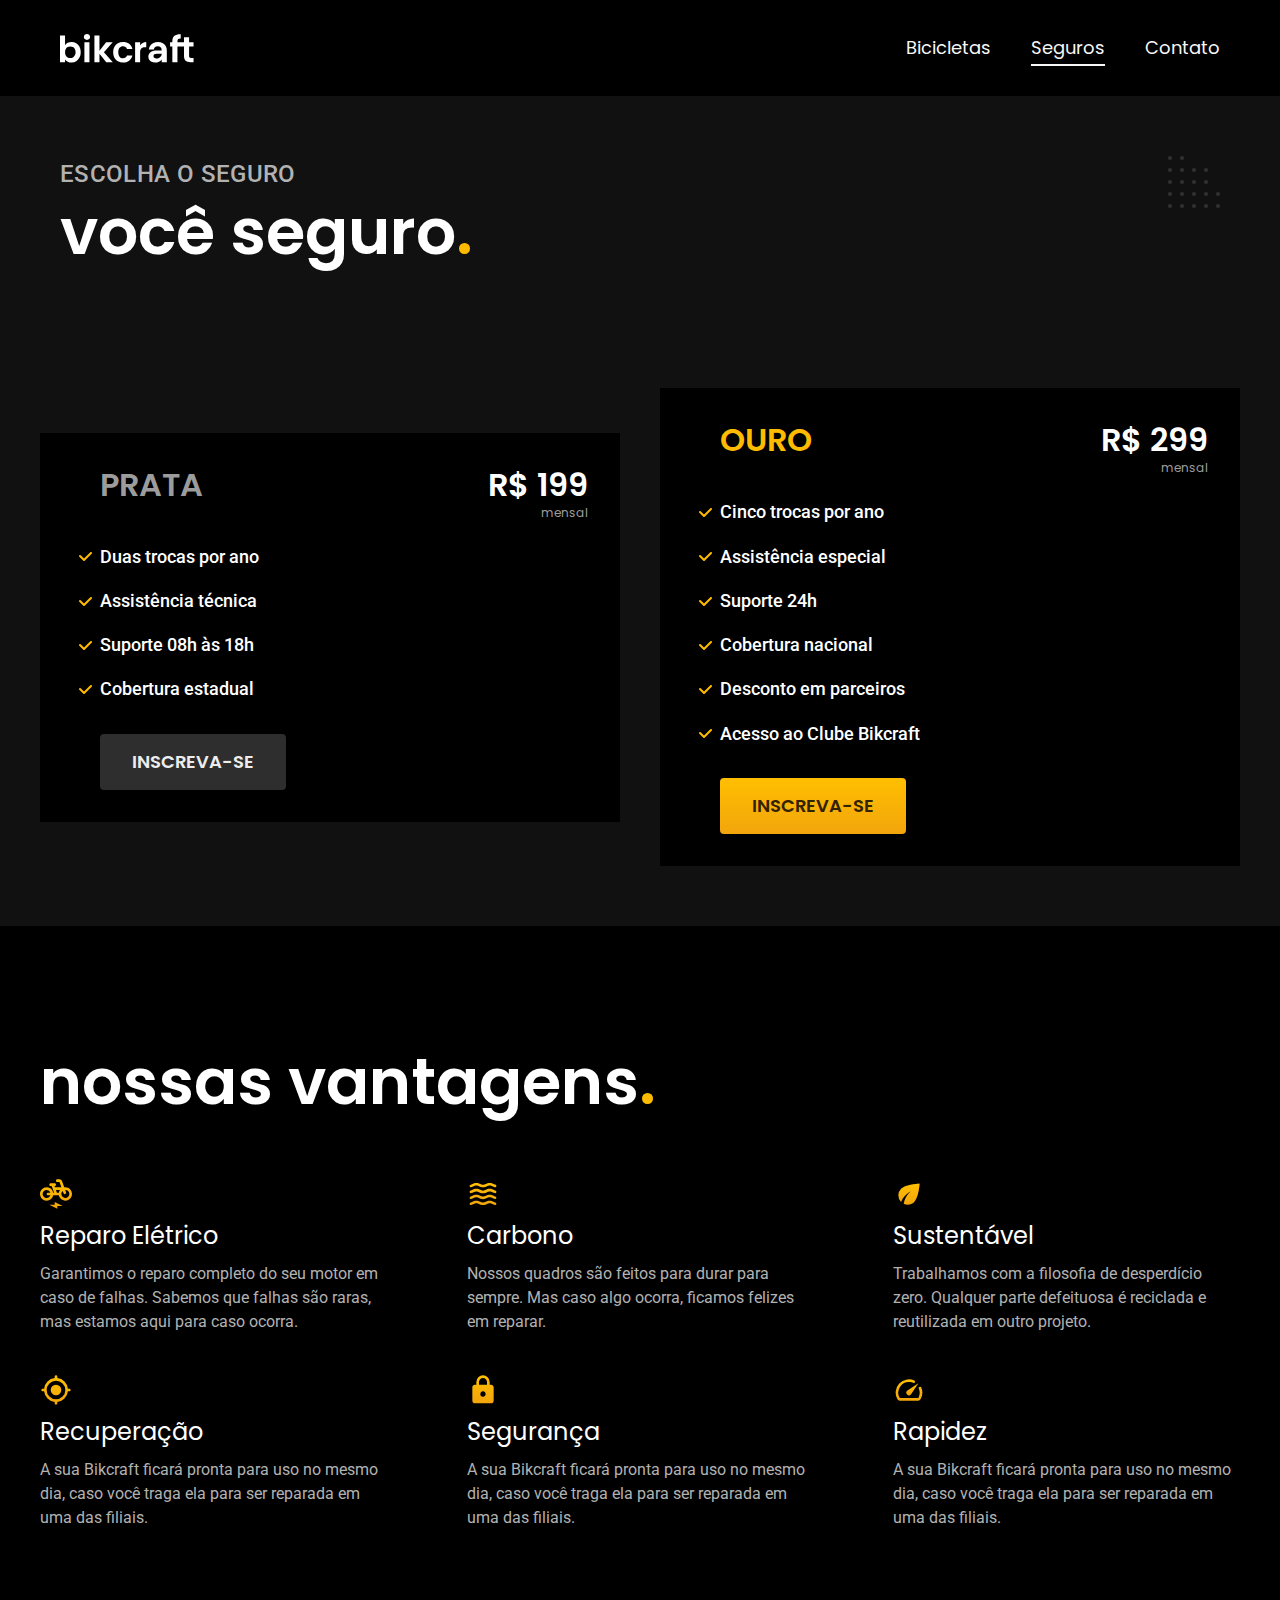
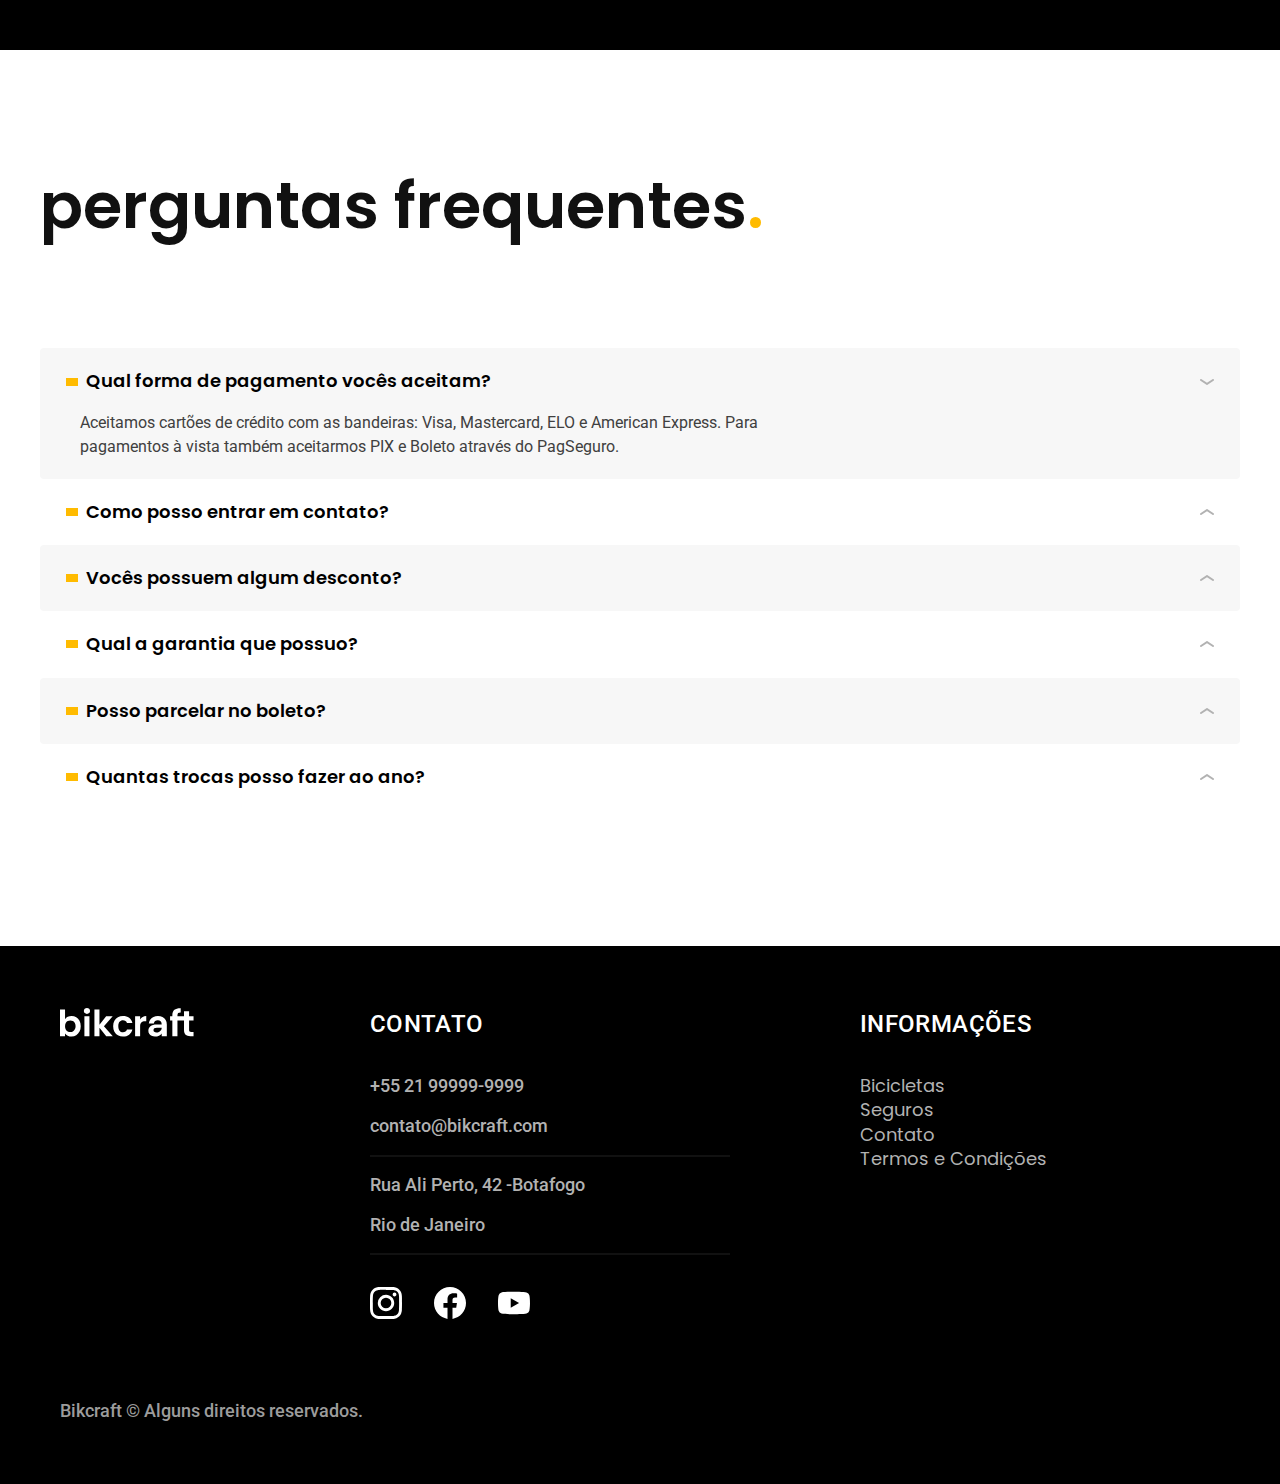
<file: seguros.html>
<!DOCTYPE html>
<html lang="pt-br">

<head>
  <meta charset="UTF-8">
  <meta name="viewport" content="width=device-width, initial-scale=1.0">
  <title>Seguros | Bikcraft</title>
  <meta name="description" content="Seguros">
  <link rel="icon" href="./favicon.svg" type="image/svg+xml">
  <link rel="preload" href="./css/style.css" as="style">
  <link rel="stylesheet" href="./css/style.css">

  <link rel="preconnect" href="https://fonts.googleapis.com">
  <link rel="preconnect" href="https://fonts.gstatic.com" crossorigin>
  <link href="https://fonts.googleapis.com/css2?family=Merriweather:wght@900&family=Poppins:wght@400;600&family=Roboto:wght@400;500&display=swap" rel="stylesheet">
  <script>document.documentElement.classList.add("js");</script>
</head>

<body id="seguros">
  <header class="header-bg">
    <div class="header container">
      <a href="./"><img src="./img/bikcraft.svg" alt="Bikcraft"></a>
      <nav aria-label="primaria">
        <ul class="header-menu cor-0 font-1-m">
          <li><a href="./bicicletas.html">Bicicletas</a></li>
          <li><a href="./seguros.html">Seguros</a></li>
          <li><a href="./contato.html">Contato</a></li>
        </ul>
      </nav>
    </div>
  </header>

  <main class="seguros-bg">
    <div class="titulo-bg">
      <div class="titulo container">
        <p class="font-2-l-b cor-5">escolha o seguro</p>
        <h1 class="font-1-xxl cor-0">você seguro<span class="cor-p1">.</span></h1>
      </div>
    </div>
    <div class="seguros container">
      <div class="seguros-item .fadeInLeft" data-anime="400">
        <h3 class="font-1-xl cor-6">PRATA</h3>
        <span class="font-1-xl cor-0">R$ 199 <span class="font-1-xs cor-6">mensal</span></span>
        <ul class="font-2-m cor-0">
          <li>Duas trocas por ano</li>
          <li>Assistência técnica</li>
          <li>Suporte 08h às 18h</li>
          <li>Cobertura estadual</li>
        </ul>
        <a href="/orcamento.html?tipo=seguro&produto=prata" class="botao secundario">Inscreva-se</a>
      </div>
      <div class="seguros-item .fadeInRight" data-anime="600">
        <h3 class="font-1-xl cor-p1">OURO</h3>
        <span class="font-1-xl cor-0">R$ 299 <span class="font-1-xs cor-6">mensal</span></span>
        <ul class="font-2-m cor-0">
          <li>Cinco trocas por ano</li>
          <li>Assistência especial</li>
          <li>Suporte 24h</li>
          <li>Cobertura nacional</li>
          <li>Desconto em parceiros</li>
          <li>Acesso ao Clube Bikcraft</li>
        </ul>
        <a href="/orcamento.html?tipo=seguro&produto=ouro" class="botao">Inscreva-se</a>
      </div>
    </div>
  </main>

  <article class="vantagens-bg">
    <div class="vantagens container">
      <h2 class="font-1-xxl cor-0">nossas vantagens<span class="cor-p1">.</span></h2>
      <ul>
        <li>
          <img src="./img/icones/eletrica.svg" alt="">
          <h3 class="font-1-l cor-0">Reparo Elétrico</h3>
          <p class="font-2-s cor-5">Garantimos o reparo completo do seu motor em caso de falhas. Sabemos que falhas são raras, mas estamos aqui para caso ocorra.</p>
        </li>
        <li>
          <img src="./img/icones/carbono.svg" alt="">
          <h3 class="font-1-l cor-0">Carbono</h3>
          <p class="font-2-s cor-5">Nossos quadros são feitos para durar para sempre. Mas caso algo ocorra, ficamos felizes em reparar.</p>
        </li>
        <li>
          <img src="./img/icones/sustentavel.svg" alt="">
          <h3 class="font-1-l cor-0">Sustentável</h3>
          <p class="font-2-s cor-5">Trabalhamos com a filosofia de desperdício zero. Qualquer parte defeituosa é reciclada e reutilizada em outro projeto.</p>
        </li>
        <li>
          <img src="./img/icones/rastreador.svg" alt="">
          <h3 class="font-1-l cor-0">Recuperação</h3>
          <p class="font-2-s cor-5">A sua Bikcraft ficará pronta para uso no mesmo dia, caso você traga ela para ser reparada em uma das filiais.</p>
        </li>
        <li>
          <img src="./img/icones/seguro.svg" alt="">
          <h3 class="font-1-l cor-0">Segurança</h3>
          <p class="font-2-s cor-5">A sua Bikcraft ficará pronta para uso no mesmo dia, caso você traga ela para ser reparada em uma das filiais.</p>
        </li>
        <li>
          <img src="./img/icones/velocidade.svg" alt="">
          <h3 class="font-1-l cor-0">Rapidez</h3>
          <p class="font-2-s cor-5">A sua Bikcraft ficará pronta para uso no mesmo dia, caso você traga ela para ser reparada em uma das filiais.</p>
        </li>
      </ul>
    </div>

  </article>

  <article class="perguntas container">
    <h2 class="font-1-xxl">perguntas frequentes<span class="cor-p1">.</span></h2>
    <dl>
      <div>
        <dt><button class="font-1-m-b" aria-expanded="true" aria-controls="pergunta1">Qual forma de pagamento vocês aceitam?</button></dt>
        <dd id="pergunta1" class="font-2-s cor-9 ativa">Aceitamos cartões de crédito com as bandeiras: Visa, Mastercard, ELO e American Express. Para pagamentos à vista também aceitarmos PIX e Boleto através do PagSeguro.</dd>
      </div>
      <div>
        <dt><button class="font-1-m-b" aria-expanded="false" aria-controls="pergunta2">Como posso entrar em contato?</button></dt>
        <dd id="pergunta2" class="font-2-s cor-9">Aceitamos cartões de crédito com as bandeiras: Visa, Mastercard, ELO e American Express. Para pagamentos à vista também aceitarmos PIX e Boleto através do PagSeguro.</dd>
      </div>
      <div>
        <dt><button class="font-1-m-b" aria-expanded="false" aria-controls="pergunta3">Vocês possuem algum desconto?</button></dt>
        <dd id="pergunta3" class="font-2-s cor-9">Aceitamos cartões de crédito com as bandeiras: Visa, Mastercard, ELO e American Express. Para pagamentos à vista também aceitarmos PIX e Boleto através do PagSeguro.</dd>
      </div>
      <div>
        <dt><button class="font-1-m-b" aria-expanded="false" aria-controls="pergunta4">Qual a garantia que possuo?</button></dt>
        <dd id="pergunta4" class="font-2-s cor-9">Aceitamos cartões de crédito com as bandeiras: Visa, Mastercard, ELO e American Express. Para pagamentos à vista também aceitarmos PIX e Boleto através do PagSeguro.</dd>
      </div>
      <div>
        <dt><button class="font-1-m-b" aria-expanded="false" aria-controls="pergunta5">Posso parcelar no boleto?</button></dt>
        <dd id="pergunta5" class="font-2-s cor-9">Aceitamos cartões de crédito com as bandeiras: Visa, Mastercard, ELO e American Express. Para pagamentos à vista também aceitarmos PIX e Boleto através do PagSeguro.</dd>
      </div>
      <div>
        <dt><button class="font-1-m-b" aria-expanded="false" aria-controls="pergunta6">Quantas trocas posso fazer ao ano?</button></dt>
        <dd id="pergunta6" class="font-2-s cor-9">Aceitamos cartões de crédito com as bandeiras: Visa, Mastercard, ELO e American Express. Para pagamentos à vista também aceitarmos PIX e Boleto através do PagSeguro.</dd>
      </div>
    </dl>

  </article>
  <footer class="footer-bg">
    <div class="footer container">
      <img src="./img/bikcraft.svg" alt="Bikcraft">
      <div class="footer-contato">
        <h3 class="font-2-l-b cor-0">Contato</h3>
        <ul class="cor-5 font-2-m">
          <li><a href="tel:+552199999999" class="cor-5 font-2-m">+55 21 99999-9999</a></li>
          <li><a href="mailto:contato@bikcraft.com" class="cor-5 font-2-m">contato@bikcraft.com</a></li>
          <li>Rua Ali Perto, 42 -Botafogo</li>
          <li>Rio de Janeiro</li>
        </ul>
        <div class="footer-redes">
          <a href=""><img src="./img/redes/instagram.svg" alt="Instagram"></a>
          <a href=""><img src="./img/redes/facebook.svg" alt="Facebook"></a>
          <a href=""><img src="./img/redes/youtube.svg" alt="Youtube"></a>
        </div>
      </div>
      <div class="footer-informacoes">
        <h3 class="font-2-l-b cor-0">Informações</h3>
        <nav>
          <ul>
            <li><a href=" ./bicicletas.html" class="font-1-m cor-5">Bicicletas</a></li>
            <li><a href="./seguros.html" class="font-1-m cor-5">Seguros</a></li>
            <li><a href="./contato.html" class="font-1-m cor-5">Contato</a></li>
            <li><a href="./termos.html" class="font-1-m cor-5">Termos e Condições</a></li>
          </ul>
        </nav>
      </div>
      <p class="font-2-m cor-6 footer-copy">Bikcraft © Alguns direitos reservados.</p>
    </div>
  </footer>
  <script src="./js/plugins/simple-anime.js"></script>
  <script src="./js/script.js"></script>
</body>
</file>
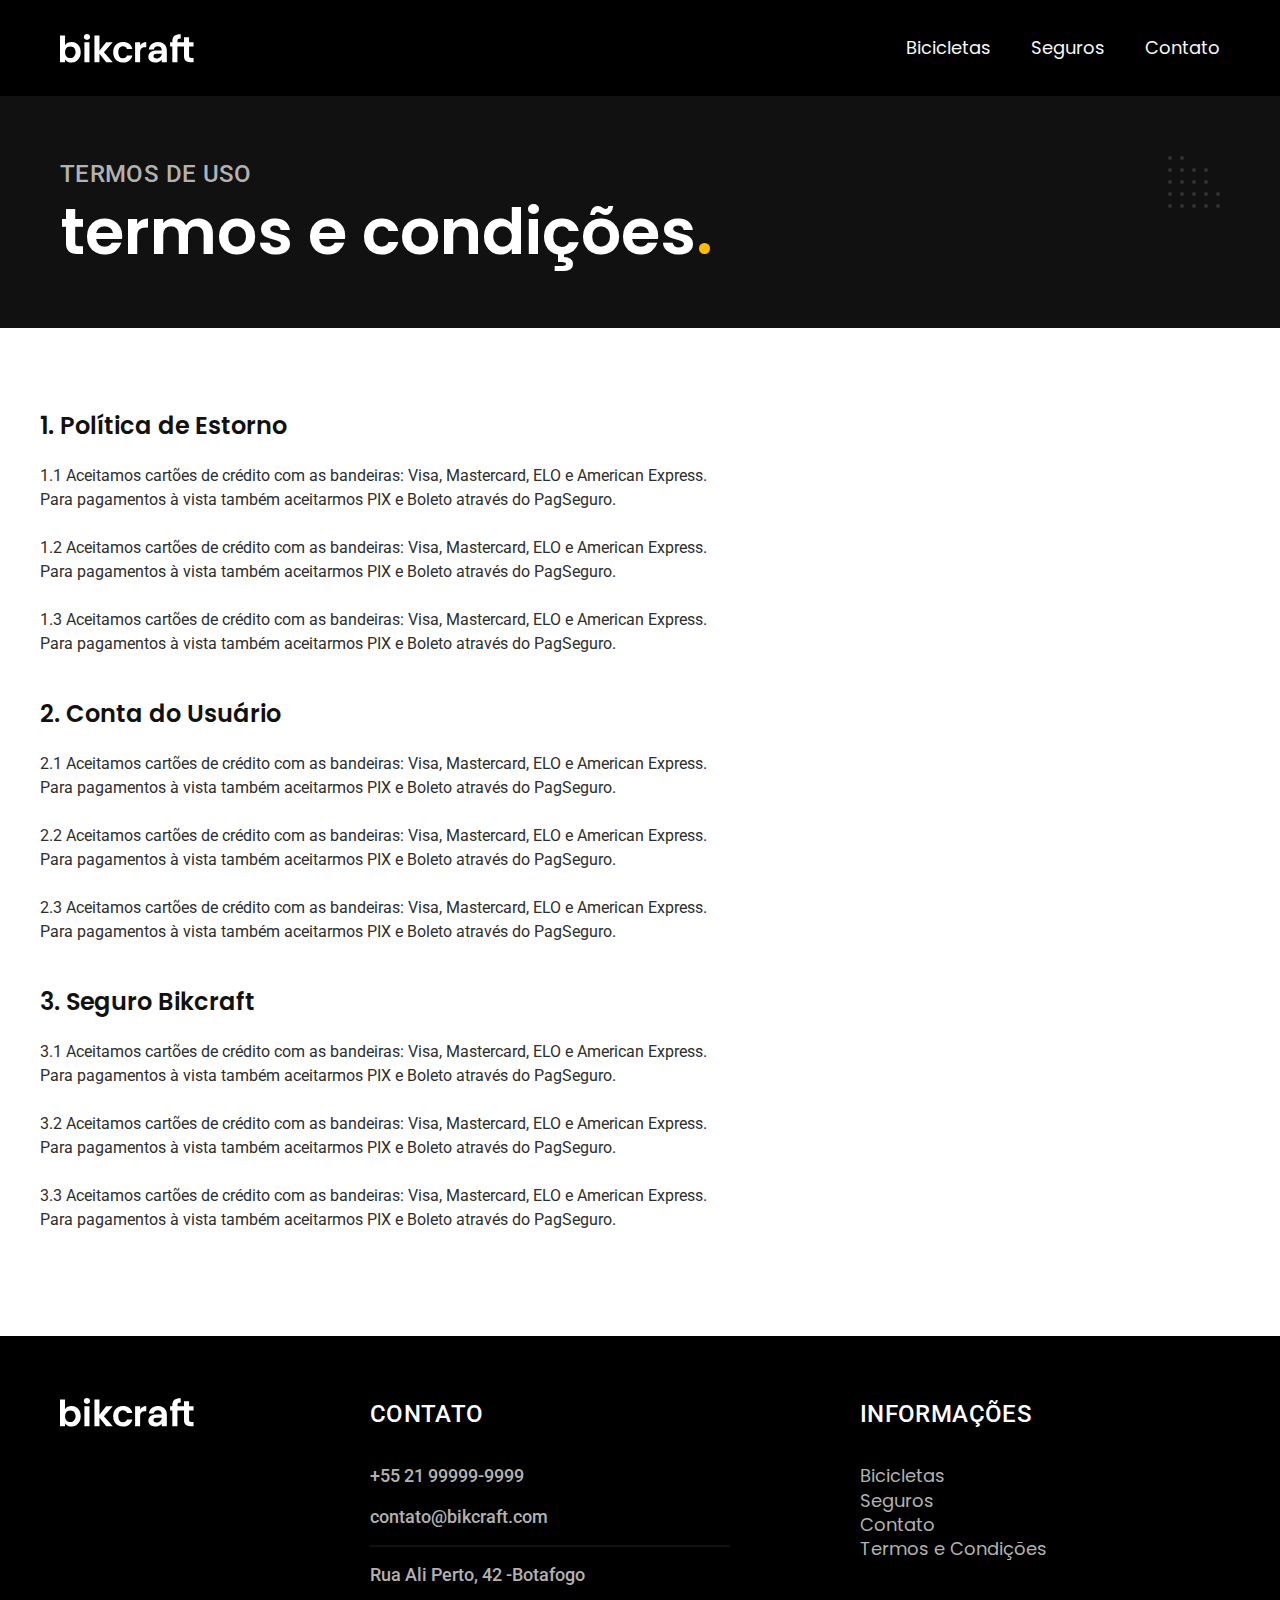
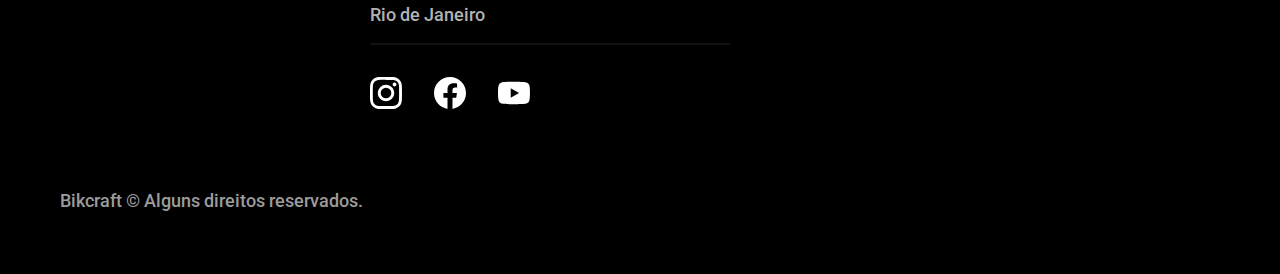
<file: termos.html>
<!DOCTYPE html>
<html lang="pt-br">

<head>
  <meta charset="UTF-8">
  <meta name="viewport" content="width=device-width, initial-scale=1.0">
  <title>Termos e Condições | Bikcraft</title>
  <meta name="description" content="Termos e Condições">
  <link rel="icon" href="./favicon.svg" type="image/svg+xml">
  <link rel="preload" href="./css/style.css" as="style">
  <link rel="stylesheet" href="./css/style.css">

  <link rel="preconnect" href="https://fonts.googleapis.com">
  <link rel="preconnect" href="https://fonts.gstatic.com" crossorigin>
  <link href="https://fonts.googleapis.com/css2?family=Merriweather:wght@900&family=Poppins:wght@400;600&family=Roboto:wght@400;500&display=swap" rel="stylesheet">
  <script>document.documentElement.classList.add("js");</script>
</head>

<body id="termos">
  <header class="header-bg">
    <div class="header container">
      <a href="./"><img src="./img/bikcraft.svg" alt="Bikcraft"></a>
      <nav aria-label="primaria">
        <ul class="header-menu cor-0 font-1-m">
          <li><a href="./bicicletas.html">Bicicletas</a></li>
          <li><a href="./seguros.html">Seguros</a></li>
          <li><a href="./contato.html">Contato</a></li>
        </ul>
      </nav>
    </div>
  </header>

  <main>
    <div class="titulo-bg">
      <div class="titulo container">
        <p class="font-2-l-b cor-5">Termos de uso</p>
        <h1 class="font-1-xxl cor-0">termos e condições<span class="cor-p1">.</span></h1>
      </div>
    </div>

    <div class="termos container font-2-s cor-10">
      <h2 class="font-1-l cor-11">1. Política de Estorno</h2>
      <p>1.1 Aceitamos cartões de crédito com as bandeiras: Visa, Mastercard, ELO e American Express. Para pagamentos à vista também aceitarmos PIX e Boleto através do PagSeguro.</p>

      <p>1.2 Aceitamos cartões de crédito com as bandeiras: Visa, Mastercard, ELO e American Express. Para pagamentos à vista também aceitarmos PIX e Boleto através do PagSeguro.</p>

      <p>1.3 Aceitamos cartões de crédito com as bandeiras: Visa, Mastercard, ELO e American Express. Para pagamentos à vista também aceitarmos PIX e Boleto através do PagSeguro.</p>

      <h2 class="font-1-l cor-11">2. Conta do Usuário</h2>
      <p>2.1 Aceitamos cartões de crédito com as bandeiras: Visa, Mastercard, ELO e American Express. Para pagamentos à vista também aceitarmos PIX e Boleto através do PagSeguro.</p>

      <p>2.2 Aceitamos cartões de crédito com as bandeiras: Visa, Mastercard, ELO e American Express. Para pagamentos à vista também aceitarmos PIX e Boleto através do PagSeguro.</p>

      <p>2.3 Aceitamos cartões de crédito com as bandeiras: Visa, Mastercard, ELO e American Express. Para pagamentos à vista também aceitarmos PIX e Boleto através do PagSeguro.</p>

      <h2 class="font-1-l cor-11">3. Seguro Bikcraft</h2>
      <p>3.1 Aceitamos cartões de crédito com as bandeiras: Visa, Mastercard, ELO e American Express. Para pagamentos à vista também aceitarmos PIX e Boleto através do PagSeguro.</p>

      <p> 3.2 Aceitamos cartões de crédito com as bandeiras: Visa, Mastercard, ELO e American Express. Para pagamentos à vista também aceitarmos PIX e Boleto através do PagSeguro.</p>

      <p> 3.3 Aceitamos cartões de crédito com as bandeiras: Visa, Mastercard, ELO e American Express. Para pagamentos à vista também aceitarmos PIX e Boleto através do PagSeguro.</p>
    </div>
  </main>
  <footer class="footer-bg">
    <div class="footer container">
      <img src="./img/bikcraft.svg" alt="Bikcraft">
      <div class="footer-contato">
        <h3 class="font-2-l-b cor-0">Contato</h3>
        <ul class="cor-5 font-2-m">
          <li><a href="tel:+552199999999" class="cor-5 font-2-m">+55 21 99999-9999</a></li>
          <li><a href="mailto:contato@bikcraft.com" class="cor-5 font-2-m">contato@bikcraft.com</a></li>
          <li>Rua Ali Perto, 42 -Botafogo</li>
          <li>Rio de Janeiro</li>
        </ul>
        <div class="footer-redes">
          <a href=""><img src="./img/redes/instagram.svg" alt="Instagram"></a>
          <a href=""><img src="./img/redes/facebook.svg" alt="Facebook"></a>
          <a href=""><img src="./img/redes/youtube.svg" alt="Youtube"></a>
        </div>
      </div>
      <div class="footer-informacoes">
        <h3 class="font-2-l-b cor-0">Informações</h3>
        <nav>
          <ul>
            <li><a href=" ./bicicletas.html" class="font-1-m cor-5">Bicicletas</a></li>
            <li><a href="./seguros.html" class="font-1-m cor-5">Seguros</a></li>
            <li><a href="./contato.html" class="font-1-m cor-5">Contato</a></li>
            <li><a href="./termos.html" class="font-1-m cor-5">Termos e Condições</a></li>
          </ul>
        </nav>
      </div>
      <p class="font-2-m cor-6 footer-copy">Bikcraft © Alguns direitos reservados.</p>
    </div>
  </footer>

  <script src="./js/script.js"></script>
</body>
</file>
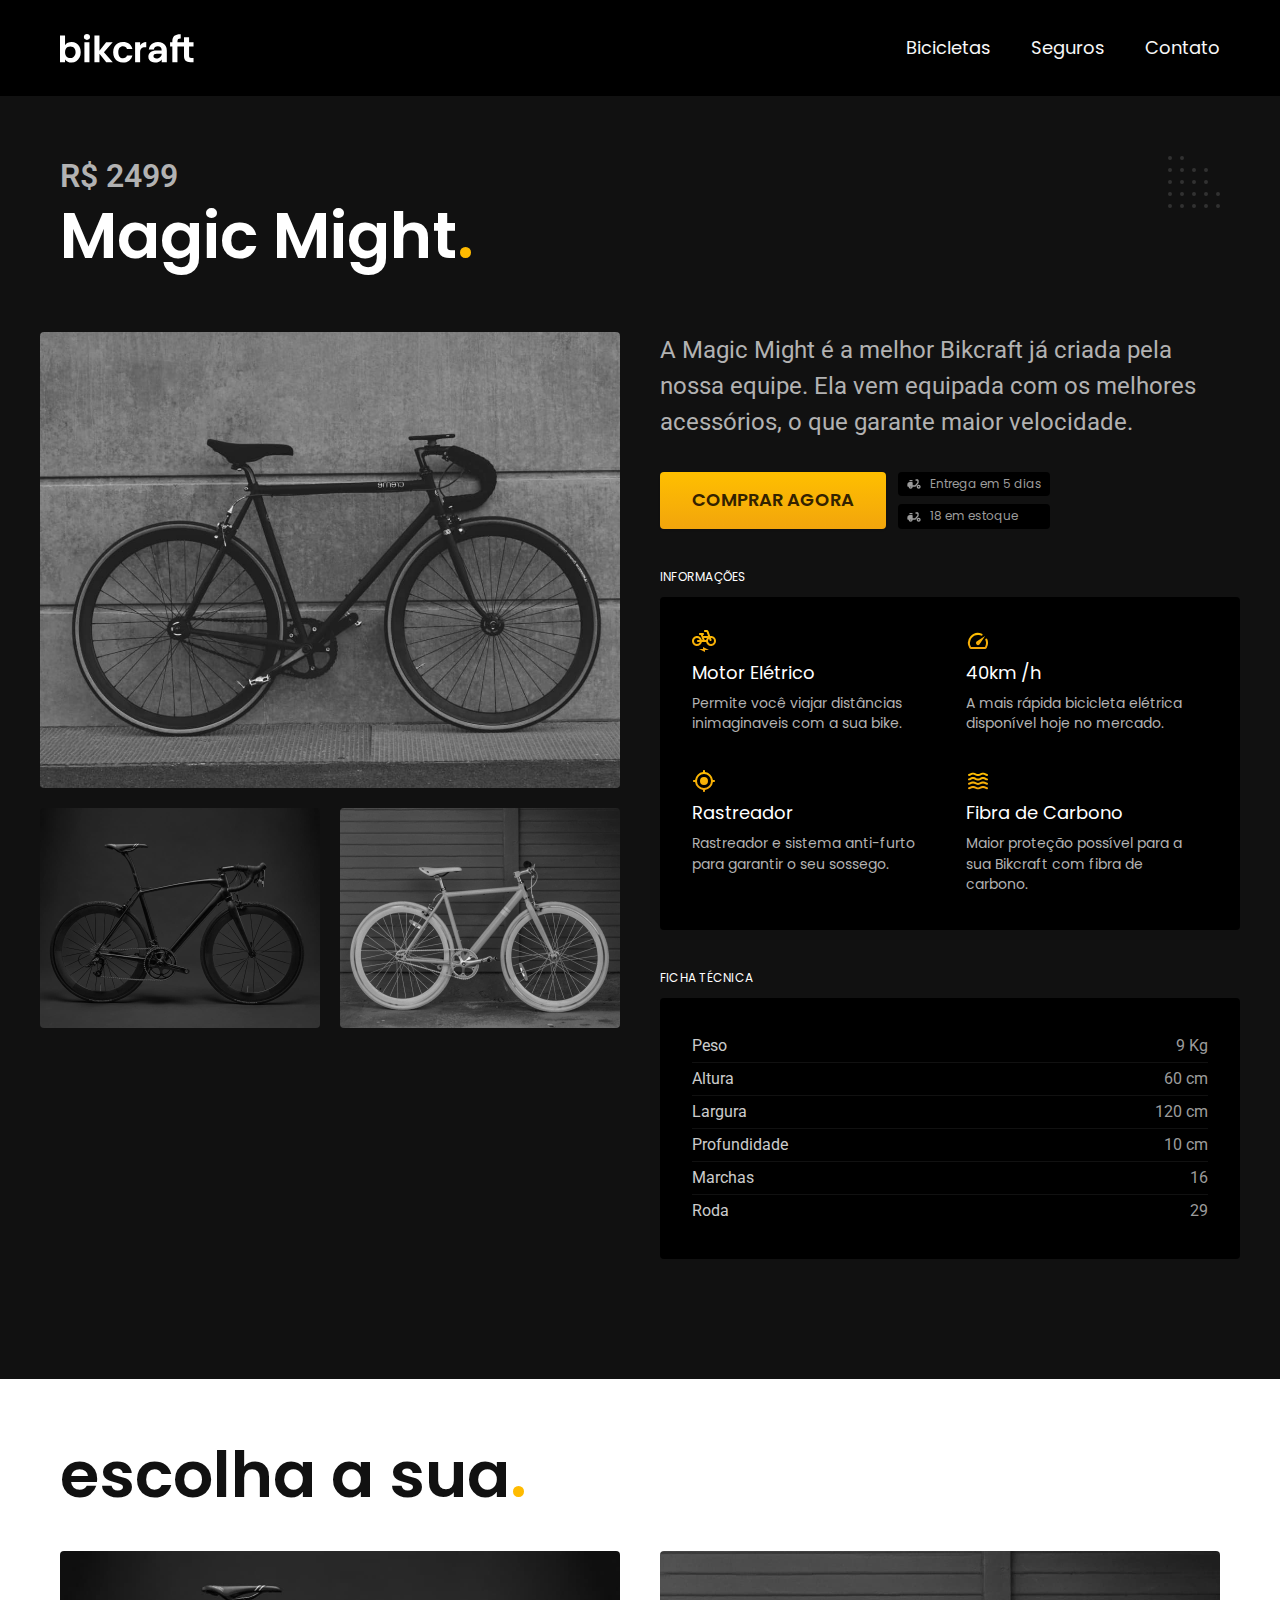
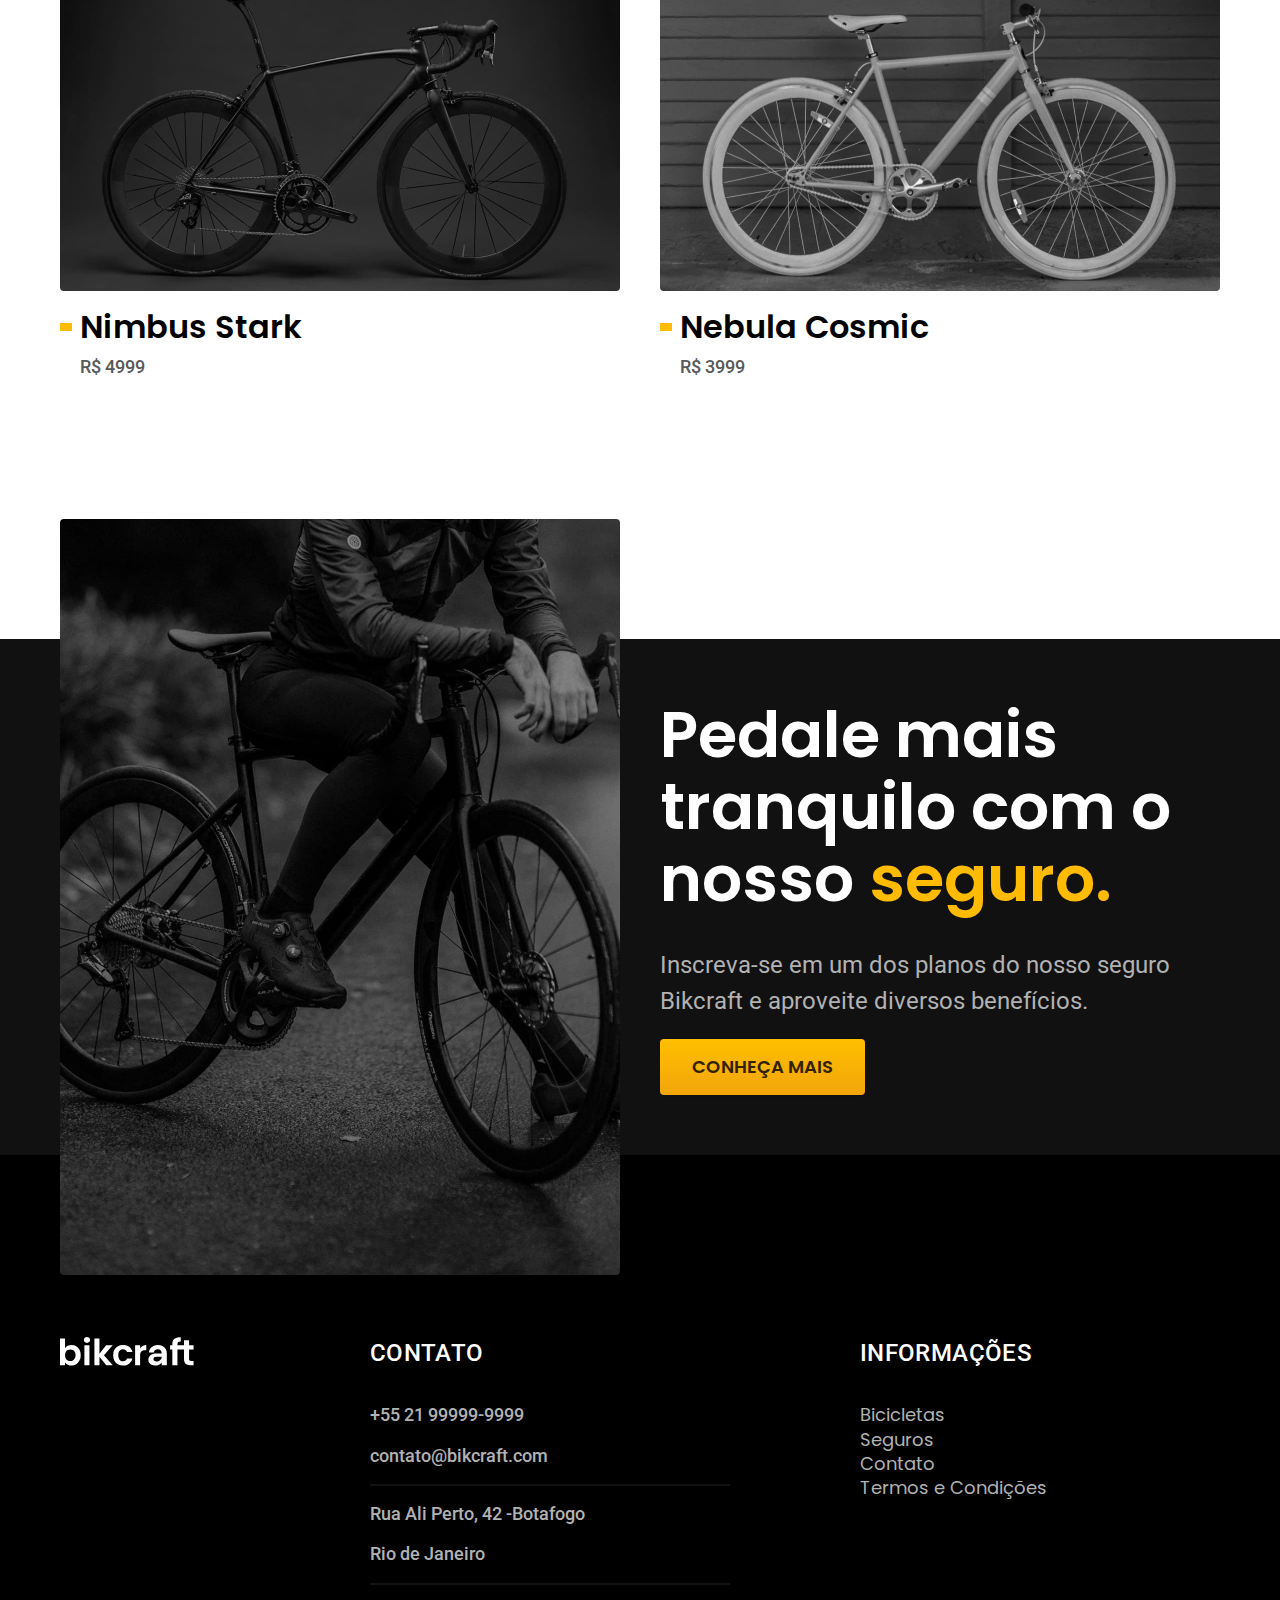
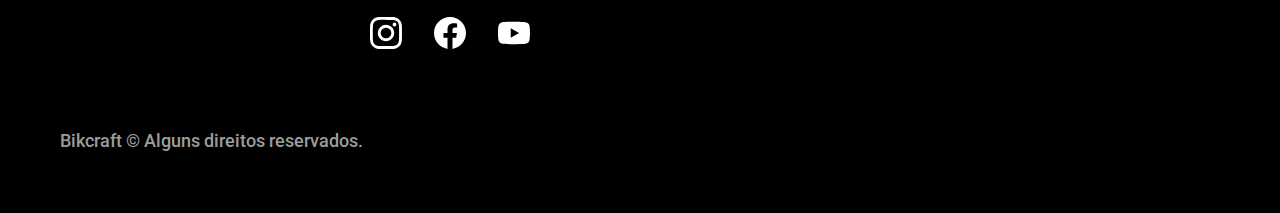
<file: bicicletas/magic.html>
<!DOCTYPE html>
<html lang="pt-br">

<head>
  <meta charset="UTF-8">
  <meta name="viewport" content="width=device-width, initial-scale=1.0">
  <title>Magic| Bikcraft</title>
  <meta name="description" content="Bicicletas internas">
  <link rel="icon" href="../favicon.svg" type="image/svg+xml">
  <link rel="preload" href="../css/style.css" as="style">
  <link rel="stylesheet" href="../css/style.css">
  <link rel="preconnect" href="https://fonts.googleapis.com">
  <link rel="preconnect" href="https://fonts.gstatic.com" crossorigin>
  <link href="https://fonts.googleapis.com/css2?family=Merriweather:wght@900&family=Poppins:wght@400;600&family=Roboto:wght@400;500&display=swap" rel="stylesheet">
  <script>document.documentElement.classList.add("js");</script>
</head>

<body id="bicicleta">
  <header class="header-bg">
    <div class="header container">
      <a href="../"><img src="../img/bikcraft.svg" alt="Bikcraft"></a>
      <nav aria-label="primaria">
        <ul class="header-menu cor-0 font-1-m">
          <li><a href="../bicicletas.html">Bicicletas</a></li>
          <li><a href="../seguros.html">Seguros</a></li>
          <li><a href="../contato.html">Contato</a></li>
        </ul>
      </nav>
    </div>
  </header>

  <main class="titulo-bg">
    <div>
      <div class="titulo container">
        <p class="font-2-xl cor-5">R$ 2499</p>
        <h1 class="font-1-xxl cor-0">Magic Might<span class="cor-p1">.</span></h1>
      </div>
    </div>
    <div class="bicicleta container">
      <div class="bicicleta-imagens">
        <img src="../img/bicicleta/nimbus2.jpg" alt="Bicicleta 1">
        <img src="../img/bicicleta/nimbus1.jpg" alt="Bicicleta 2">
        <img src="../img/bicicleta/nimbus3.jpg" alt="Bicicleta 3">
      </div>
      <div class="bicicleta-conteudo">
        <p class="font-2-l cor-5">A Magic Might é a melhor Bikcraft já criada pela nossa equipe. Ela vem equipada com os melhores acessórios, o que garante maior velocidade.</p>
        <div class="bicicleta-comprar">
          <a class="botao" href="../orcamento.html?tipo=bikcraft&produto=magic">Comprar Agora</a>
          <span class="font-1-xs cor-6"><img src="../img/icones/entrega.svg" alt="">Entrega em 5 dias</span>
          <span class="font-1-xs cor-6"><img src="../img/icones/entrega.svg" alt="">18 em estoque</span>
        </div>


        <h2 class="font-1-xs cor-0">Informações</h2>
        <ul class="bicicleta-informacoes">
          <li>
            <img src="../img/icones/eletrica.svg" alt="">
            <h3 class="font-1-m cor-0">Motor Elétrico</h3>
            <p class="font-2-xs cor-5">Permite você viajar distâncias inimaginaveis com a sua bike.</p>
          </li>
          <li>
            <img src="../img/icones/velocidade.svg" alt="">
            <h3 class="font-1-m cor-0">40km /h</h3>
            <p class="font-2-xs cor-5">A mais rápida bicicleta elétrica disponível hoje no mercado.</p>
          </li>
          <li>
            <img src="../img/icones/rastreador.svg" alt="">
            <h3 class="font-1-m cor-0">Rastreador</h3>
            <p class="font-2-xs cor-5">Rastreador e sistema anti-furto para garantir o seu sossego.</p>
          </li>
          <li>
            <img src="../img/icones/carbono.svg" alt="">
            <h3 class="font-1-m cor-0">Fibra de Carbono</h3>
            <p class="font-2-xs cor-5">Maior proteção possível para a sua Bikcraft com fibra de carbono.</p>
          </li>
        </ul>
        <h2 class="font-1-xs cor-0">Ficha Técnica</h2>
        <ul class="bicicleta-ficha font-2-s cor-4">
          <li>Peso <span>9 Kg</span></li>
          <li>Altura <span>60 cm</span></li>
          <li>Largura <span>120 cm</span></li>
          <li>Profundidade <span>10 cm</span></li>
          <li>Marchas <span>16</span></li>
          <li>Roda <span>29</span></li>
        </ul>
      </div>
    </div>


  </main>

  <article class="bicicletas-lista container">
    <h2 class="  font-1-xxl">escolha a sua<span class="cor-p1">.</span></h2>
    <ul>
      <li>
        <a href="./nimbus.html">
          <img src="../img/bicicletas/nimbus.jpg" alt="Bicicleta preta">
          <h3 class="font-1-xl cor-12">Nimbus Stark</h3>
          <span class="font-2-m cor-8">R$ 4999</span>
        </a>
      </li>

      <li>
        <a href="./nebula.html">
          <img src="../img/bicicletas/nebula.jpg" alt="Bicicleta preta">
          <h3 class="font-1-xl cor-12">Nebula Cosmic</h3>
          <span class="font-2-m cor-8">R$ 3999</span>
        </a>
      </li>
    </ul>
  </article>

  <article class="seguro-bg">
    <div class="seguro container">
      <div class="seguro-imagem">
        <img src="../img/fotos/seguros.jpg" alt="Pessoa andando de bicicleta">
      </div>
      <div class="seguro-conteudo">
        <h2 class="font-1-xxl cor-0"> Pedale mais tranquilo com o nosso <span class="cor-p1">seguro.</span></h2>
        <p class="font-2-l cor-5">Inscreva-se em um dos planos do nosso seguro Bikcraft e aproveite diversos benefícios.</p>
        <a class="botao" href="./seguros/seguros.css">CONHEÇA MAIS</a>
      </div>
    </div>


  </article>
  <footer class="footer-bg">
    <div class="footer container">
      <img src="../img/bikcraft.svg" alt="Bikcraft">
      <div class="footer-contato">
        <h3 class="font-2-l-b cor-0">Contato</h3>
        <ul class="cor-5 font-2-m">
          <li><a href="tel:+552199999999" class="cor-5 font-2-m">+55 21 99999-9999</a></li>
          <li><a href="mailto:contato@bikcraft.com" class="cor-5 font-2-m">contato@bikcraft.com</a></li>
          <li>Rua Ali Perto, 42 -Botafogo</li>
          <li>Rio de Janeiro</li>
        </ul>
        <div class="footer-redes">
          <a href=""><img src="../img/redes/instagram.svg" alt="Instagram"></a>
          <a href=""><img src="../img/redes/facebook.svg" alt="Facebook"></a>
          <a href=""><img src="../img/redes/youtube.svg" alt="Youtube"></a>
        </div>
      </div>
      <div class="footer-informacoes">
        <h3 class="font-2-l-b cor-0">Informações</h3>
        <nav>
          <ul>
            <li><a href=" ./bicicletas.html" class="font-1-m cor-5">Bicicletas</a></li>
            <li><a href="./seguros.html" class="font-1-m cor-5">Seguros</a></li>
            <li><a href="./contato.html" class="font-1-m cor-5">Contato</a></li>
            <li><a href="./termos.html" class="font-1-m cor-5">Termos e Condições</a></li>
          </ul>
        </nav>
      </div>
      <p class="font-2-m cor-6 footer-copy">Bikcraft © Alguns direitos reservados.</p>
    </div>
  </footer>

  <script src="../js/script.js"></script>
</body>
</file>
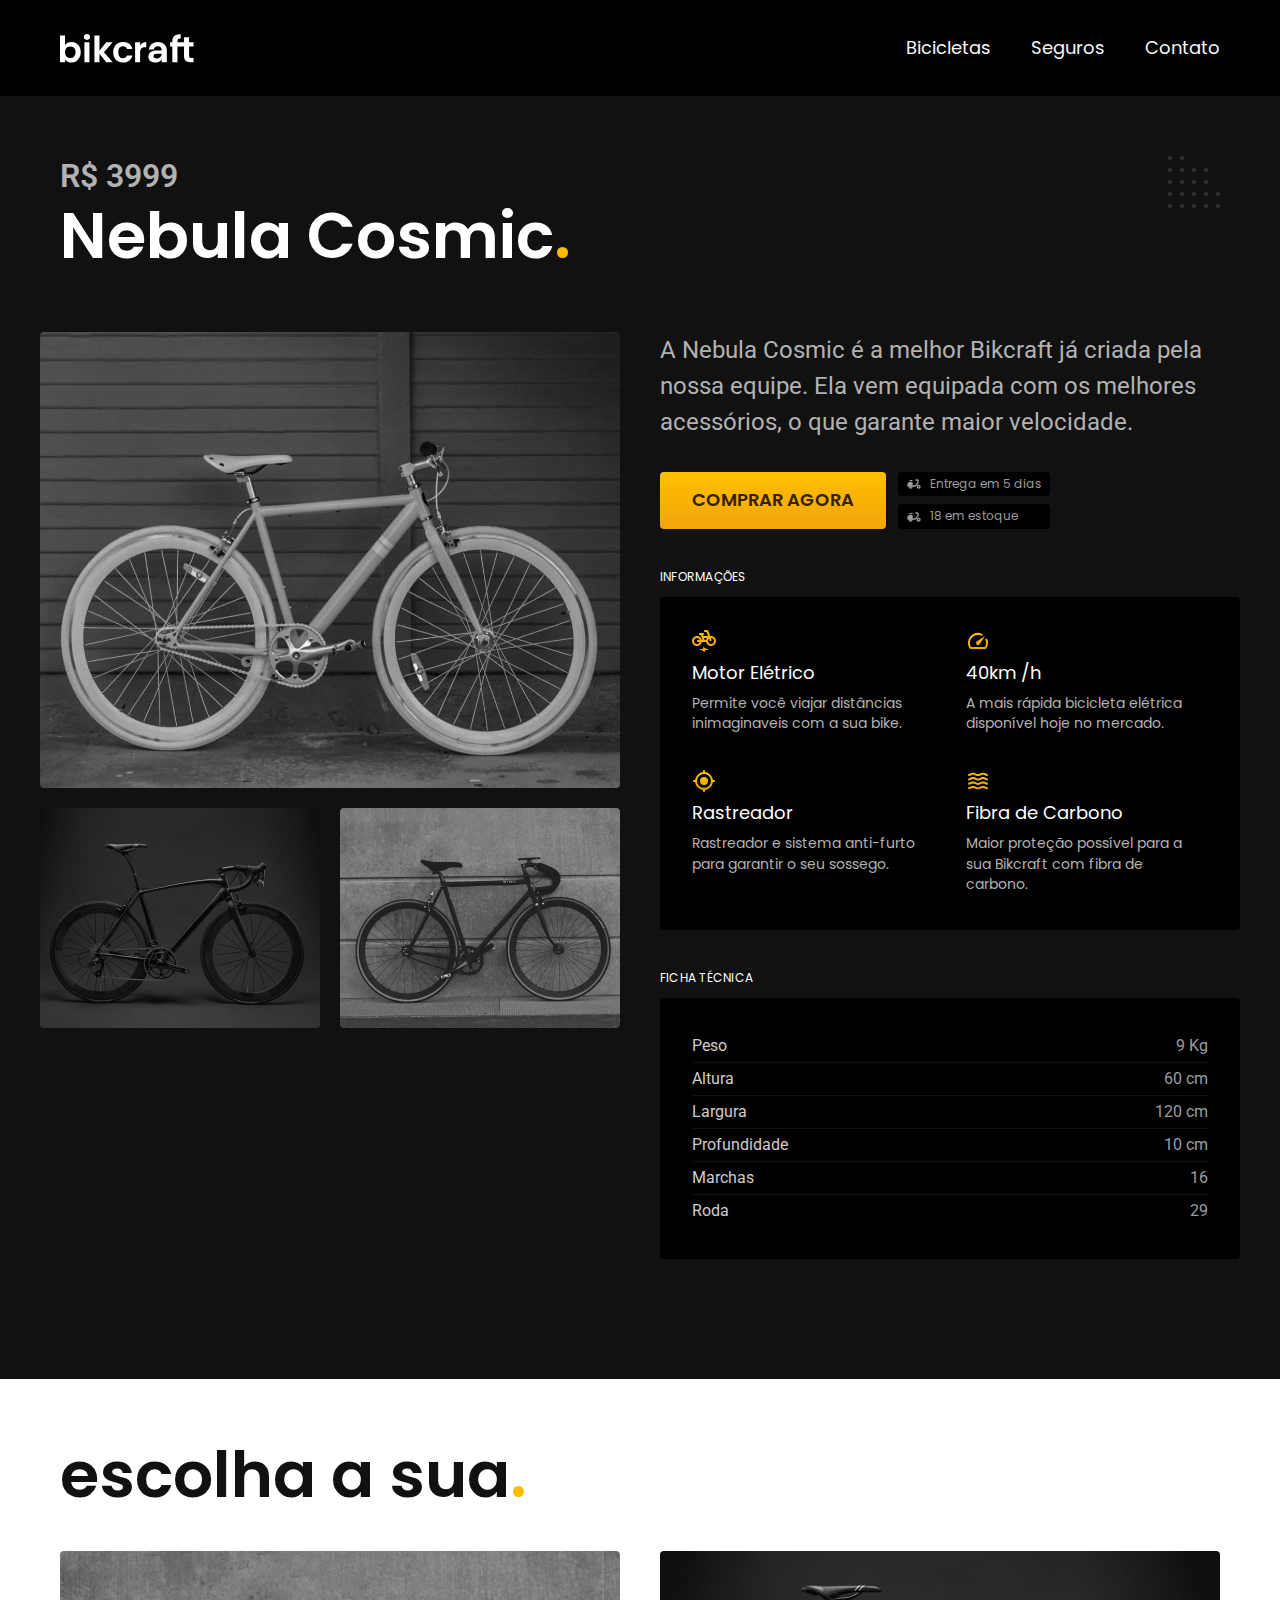
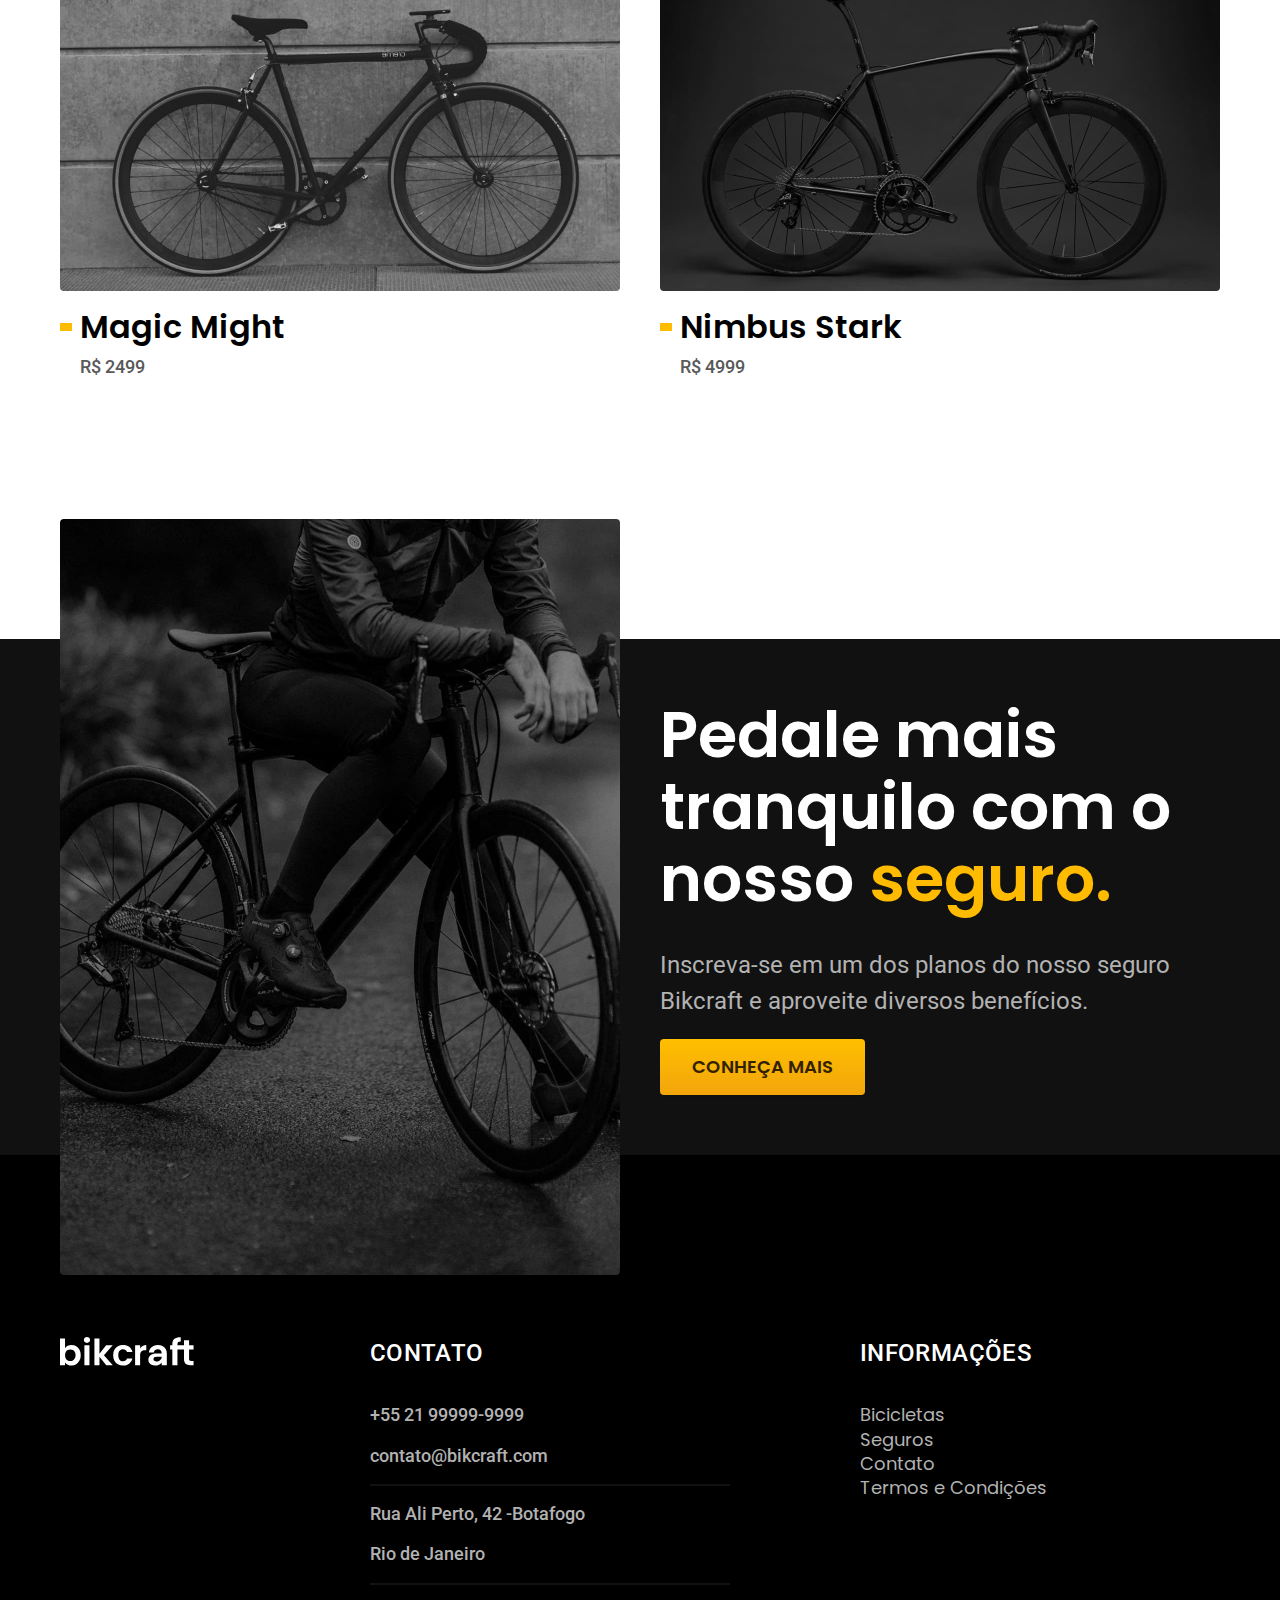
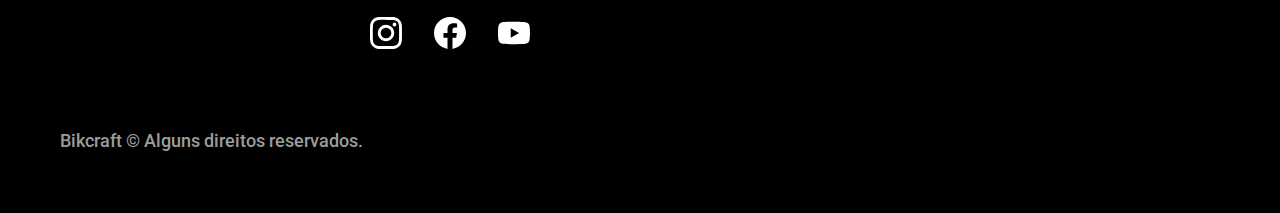
<file: bicicletas/nebula.html>
<!DOCTYPE html>
<html lang="pt-br">

<head>
  <meta charset="UTF-8">
  <meta name="viewport" content="width=device-width, initial-scale=1.0">
  <title>Nebula | Bikcraft</title>
  <meta name="description" content="Bicicletas internas">
  <link rel="icon" href="../favicon.svg" type="image/svg+xml">
  <link rel="preload" href="../css/style.css" as="style">
  <link rel="stylesheet" href="../css/style.css">

  <link rel="preconnect" href="https://fonts.googleapis.com">
  <link rel="preconnect" href="https://fonts.gstatic.com" crossorigin>
  <link href="https://fonts.googleapis.com/css2?family=Merriweather:wght@900&family=Poppins:wght@400;600&family=Roboto:wght@400;500&display=swap" rel="stylesheet">
  <script>document.documentElement.classList.add("js");</script>
</head>

<body id="bicicleta">
  <header class="header-bg">
    <div class="header container">
      <a href="../"><img src="../img/bikcraft.svg" alt="Bikcraft"></a>
      <nav aria-label="primaria">
        <ul class="header-menu cor-0 font-1-m">
          <li><a href="../bicicletas.html">Bicicletas</a></li>
          <li><a href="../seguros.html">Seguros</a></li>
          <li><a href="../contato.html">Contato</a></li>
        </ul>
      </nav>
    </div>
  </header>

  <main class="titulo-bg">
    <div>
      <div class="titulo container">
        <p class="font-2-xl cor-5">R$ 3999</p>
        <h1 class="font-1-xxl cor-0">Nebula Cosmic<span class="cor-p1">.</span></h1>
      </div>
    </div>
    <div class="bicicleta container">
      <div class="bicicleta-imagens">
        <img src="../img/bicicleta/nimbus3.jpg" alt="Bicicleta 1">
        <img src="../img/bicicleta/nimbus1.jpg" alt="Bicicleta 2">
        <img src="../img/bicicleta/nimbus2.jpg" alt="Bicicleta 3">
      </div>
      <div class="bicicleta-conteudo">
        <p class="font-2-l cor-5">A Nebula Cosmic é a melhor Bikcraft já criada pela nossa equipe. Ela vem equipada com os melhores acessórios, o que garante maior velocidade.</p>
        <div class="bicicleta-comprar">
          <a class="botao" href="../orcamento.html?tipo=bikcraft&produto=nebula">Comprar Agora</a>
          <span class="font-1-xs cor-6"><img src="../img/icones/entrega.svg" alt="">Entrega em 5 dias</span>
          <span class="font-1-xs cor-6"><img src="../img/icones/entrega.svg" alt="">18 em estoque</span>
        </div>


        <h2 class="font-1-xs cor-0">Informações</h2>
        <ul class="bicicleta-informacoes">
          <li>
            <img src="../img/icones/eletrica.svg" alt="">
            <h3 class="font-1-m cor-0">Motor Elétrico</h3>
            <p class="font-2-xs cor-5">Permite você viajar distâncias inimaginaveis com a sua bike.</p>
          </li>
          <li>
            <img src="../img/icones/velocidade.svg" alt="">
            <h3 class="font-1-m cor-0">40km /h</h3>
            <p class="font-2-xs cor-5">A mais rápida bicicleta elétrica disponível hoje no mercado.</p>
          </li>
          <li>
            <img src="../img/icones/rastreador.svg" alt="">
            <h3 class="font-1-m cor-0">Rastreador</h3>
            <p class="font-2-xs cor-5">Rastreador e sistema anti-furto para garantir o seu sossego.</p>
          </li>
          <li>
            <img src="../img/icones/carbono.svg" alt="">
            <h3 class="font-1-m cor-0">Fibra de Carbono</h3>
            <p class="font-2-xs cor-5">Maior proteção possível para a sua Bikcraft com fibra de carbono.</p>
          </li>
        </ul>
        <h2 class="font-1-xs cor-0">Ficha Técnica</h2>
        <ul class="bicicleta-ficha font-2-s cor-4">
          <li>Peso <span>9 Kg</span></li>
          <li>Altura <span>60 cm</span></li>
          <li>Largura <span>120 cm</span></li>
          <li>Profundidade <span>10 cm</span></li>
          <li>Marchas <span>16</span></li>
          <li>Roda <span>29</span></li>
        </ul>
      </div>
    </div>


  </main>

  <article class="bicicletas-lista container">
    <h2 class="  font-1-xxl">escolha a sua<span class="cor-p1">.</span></h2>
    <ul>
      <li>
        <a href="./magic.html">
          <img src="../img/bicicletas/magic.jpg" alt="Bicicleta preta">
          <h3 class="font-1-xl cor-12">Magic Might</h3>
          <span class="font-2-m cor-8">R$ 2499</span>
        </a>
      </li>

      <li>
        <a href="./nimbus.html">
          <img src="../img/bicicletas/nimbus.jpg" alt="Bicicleta preta">
          <h3 class="font-1-xl cor-12">Nimbus Stark</h3>
          <span class="font-2-m cor-8">R$ 4999</span>
        </a>
      </li>
    </ul>
  </article>

  <article class="seguro-bg">
    <div class="seguro container">
      <div class="seguro-imagem">
        <img src="../img/fotos/seguros.jpg" alt="Pessoa andando de bicicleta">
      </div>
      <div class="seguro-conteudo">
        <h2 class="font-1-xxl cor-0"> Pedale mais tranquilo com o nosso <span class="cor-p1">seguro.</span></h2>
        <p class="font-2-l cor-5">Inscreva-se em um dos planos do nosso seguro Bikcraft e aproveite diversos benefícios.</p>
        <a class="botao" href="./seguros/seguros.css">CONHEÇA MAIS</a>
      </div>
    </div>


  </article>
  <footer class="footer-bg">
    <div class="footer container">
      <img src="../img/bikcraft.svg" alt="Bikcraft">
      <div class="footer-contato">
        <h3 class="font-2-l-b cor-0">Contato</h3>
        <ul class="cor-5 font-2-m">
          <li><a href="tel:+552199999999" class="cor-5 font-2-m">+55 21 99999-9999</a></li>
          <li><a href="mailto:contato@bikcraft.com" class="cor-5 font-2-m">contato@bikcraft.com</a></li>
          <li>Rua Ali Perto, 42 -Botafogo</li>
          <li>Rio de Janeiro</li>
        </ul>
        <div class="footer-redes">
          <a href=""><img src="../img/redes/instagram.svg" alt="Instagram"></a>
          <a href=""><img src="../img/redes/facebook.svg" alt="Facebook"></a>
          <a href=""><img src="../img/redes/youtube.svg" alt="Youtube"></a>
        </div>
      </div>
      <div class="footer-informacoes">
        <h3 class="font-2-l-b cor-0">Informações</h3>
        <nav>
          <ul>
            <li><a href=" ./bicicletas.html" class="font-1-m cor-5">Bicicletas</a></li>
            <li><a href="./seguros.html" class="font-1-m cor-5">Seguros</a></li>
            <li><a href="./contato.html" class="font-1-m cor-5">Contato</a></li>
            <li><a href="./termos.html" class="font-1-m cor-5">Termos e Condições</a></li>
          </ul>
        </nav>
      </div>
      <p class="font-2-m cor-6 footer-copy">Bikcraft © Alguns direitos reservados.</p>
    </div>
  </footer>

  <script src="../js/script.js"></script>
</body>
</file>
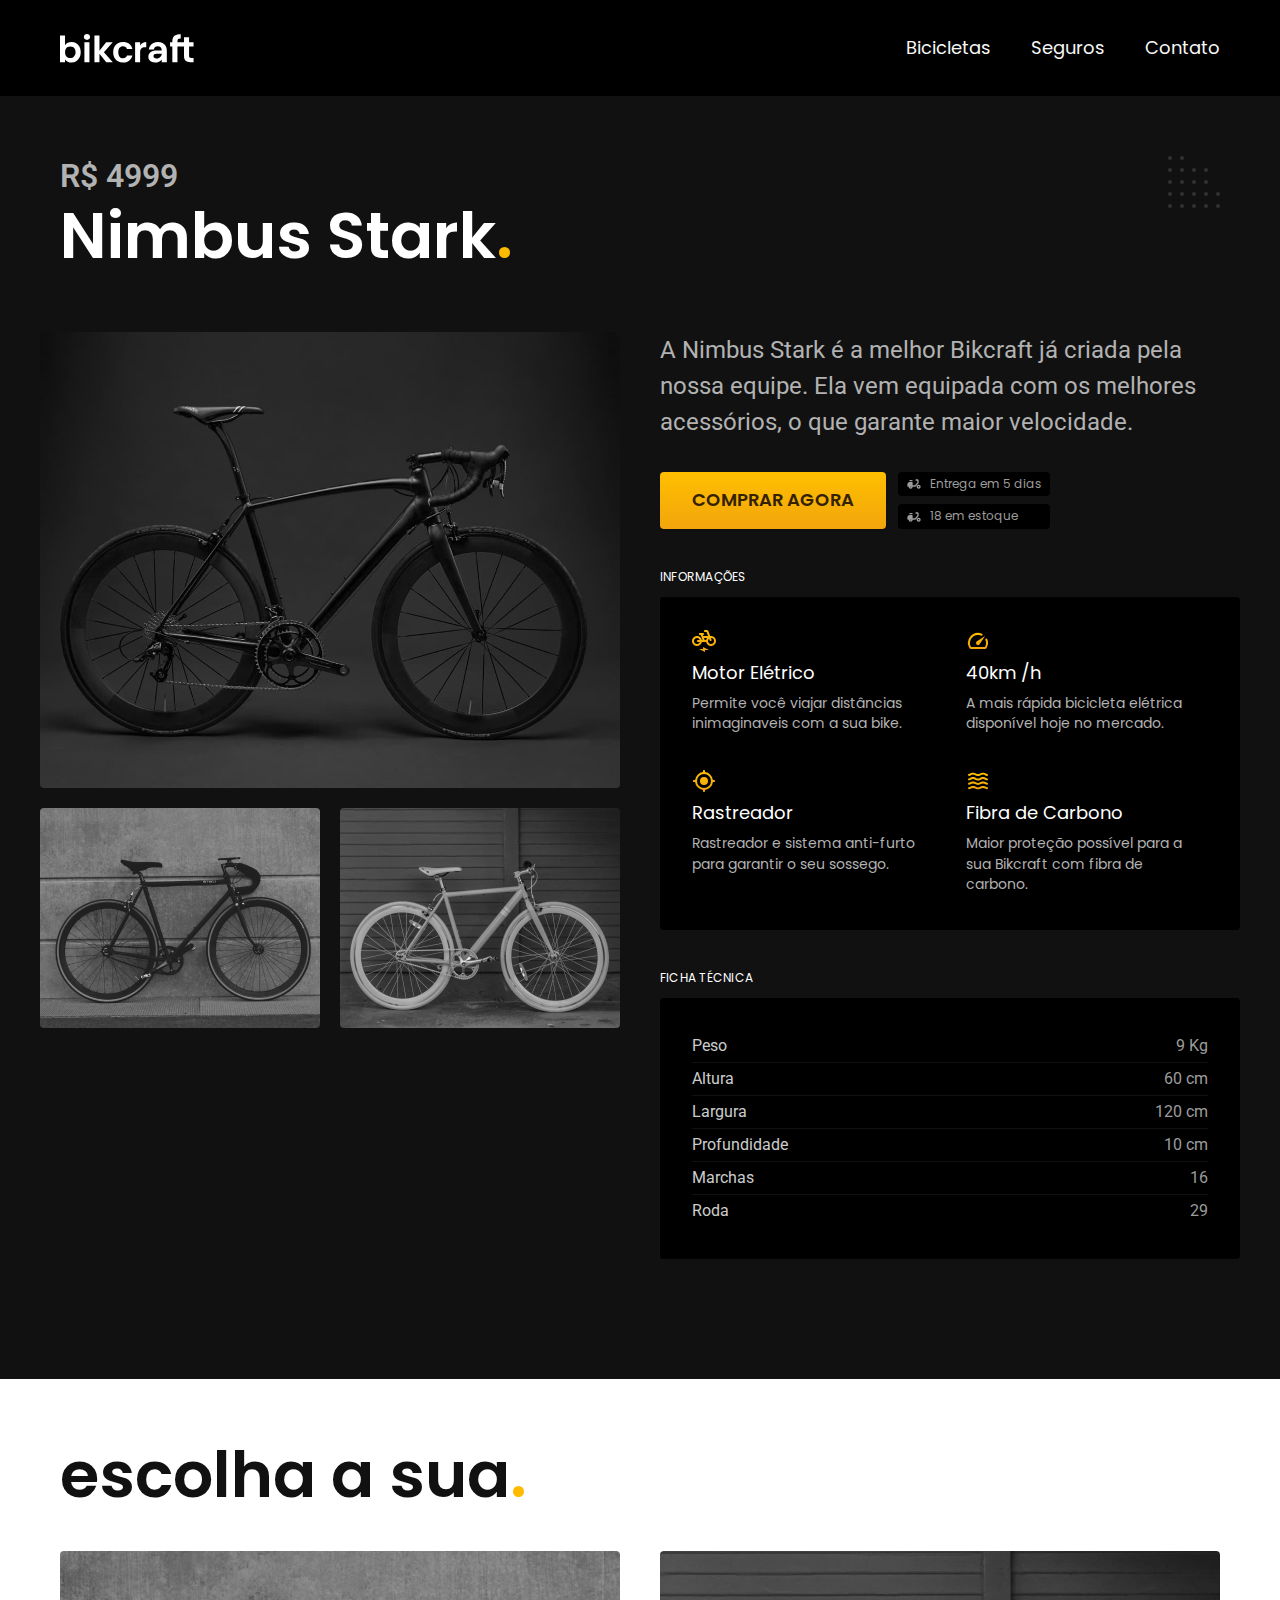
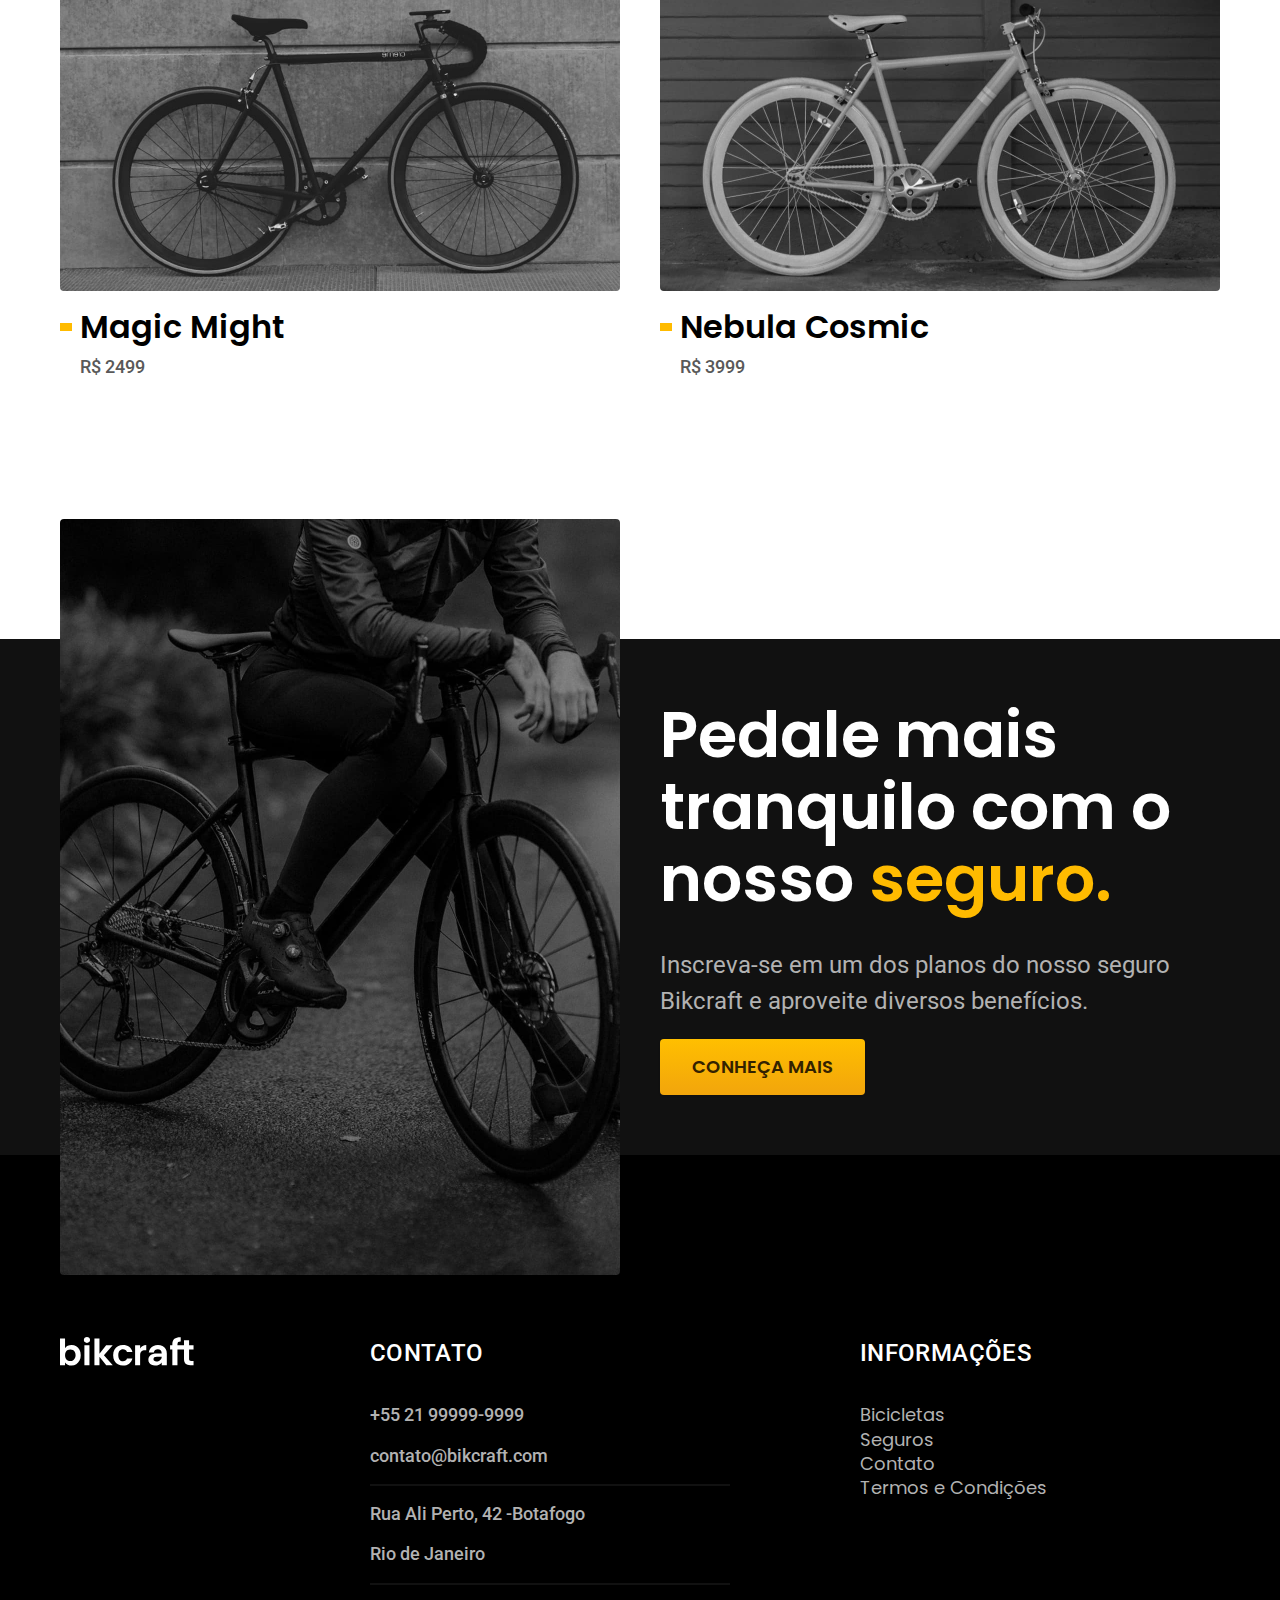
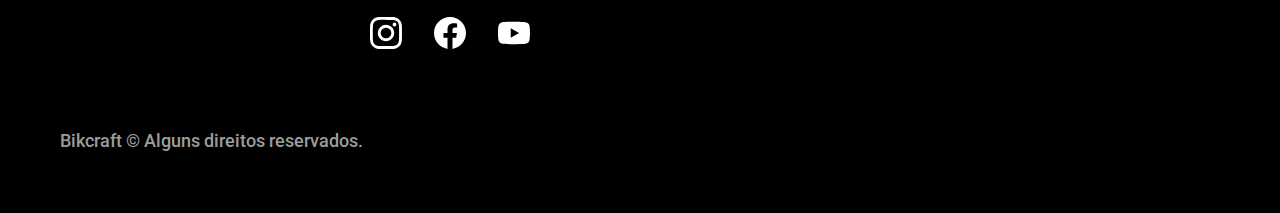
<file: bicicletas/nimbus.html>
<!DOCTYPE html>
<html lang="pt-br">

<head>
  <meta charset="UTF-8">
  <meta name="viewport" content="width=device-width, initial-scale=1.0">
  <title>Nimbus | Bikcraft</title>
  <meta name="description" content="Bicicletas internas">
  <link rel="icon" href="../favicon.svg" type="image/svg+xml">
  <link rel="preload" href="../css/style.css" as="style">
  <link rel="stylesheet" href="../css/style.css">

  <link rel="preconnect" href="https://fonts.googleapis.com">
  <link rel="preconnect" href="https://fonts.gstatic.com" crossorigin>
  <link href="https://fonts.googleapis.com/css2?family=Merriweather:wght@900&family=Poppins:wght@400;600&family=Roboto:wght@400;500&display=swap" rel="stylesheet">
  <script>document.documentElement.classList.add("js");</script>
</head>

<body id="bicicleta">
  <header class="header-bg">
    <div class="header container">
      <a href="../"><img src="../img/bikcraft.svg" alt="Bikcraft"></a>
      <nav aria-label="primaria">
        <ul class="header-menu cor-0 font-1-m">
          <li><a href="../bicicletas.html">Bicicletas</a></li>
          <li><a href="../seguros.html">Seguros</a></li>
          <li><a href="../contato.html">Contato</a></li>
        </ul>
      </nav>
    </div>
  </header>

  <main class="titulo-bg">
    <div>
      <div class="titulo container">
        <p class="font-2-xl cor-5">R$ 4999</p>
        <h1 class="font-1-xxl cor-0">Nimbus Stark<span class="cor-p1">.</span></h1>
      </div>
    </div>
    <div class="bicicleta container">
      <div class="bicicleta-imagens">
        <img src="../img/bicicleta/nimbus1.jpg" alt="Bicicleta 1">
        <img src="../img/bicicleta/nimbus2.jpg" alt="Bicicleta 2">
        <img src="../img/bicicleta/nimbus3.jpg" alt="Bicicleta 3">
      </div>
      <div class="bicicleta-conteudo">
        <p class="font-2-l cor-5">A Nimbus Stark é a melhor Bikcraft já criada pela nossa equipe. Ela vem equipada com os melhores acessórios, o que garante maior velocidade.</p>
        <div class="bicicleta-comprar">
          <a class="botao" href="../orcamento.html?tipo=bikcraft&produto=nimbus">Comprar Agora</a>
          <span class="font-1-xs cor-6"><img src="../img/icones/entrega.svg" alt="">Entrega em 5 dias</span>
          <span class="font-1-xs cor-6"><img src="../img/icones/entrega.svg" alt="">18 em estoque</span>
        </div>


        <h2 class="font-1-xs cor-0">Informações</h2>
        <ul class="bicicleta-informacoes">
          <li>
            <img src="../img/icones/eletrica.svg" alt="">
            <h3 class="font-1-m cor-0">Motor Elétrico</h3>
            <p class="font-2-xs cor-5">Permite você viajar distâncias inimaginaveis com a sua bike.</p>
          </li>
          <li>
            <img src="../img/icones/velocidade.svg" alt="">
            <h3 class="font-1-m cor-0">40km /h</h3>
            <p class="font-2-xs cor-5">A mais rápida bicicleta elétrica disponível hoje no mercado.</p>
          </li>
          <li>
            <img src="../img/icones/rastreador.svg" alt="">
            <h3 class="font-1-m cor-0">Rastreador</h3>
            <p class="font-2-xs cor-5">Rastreador e sistema anti-furto para garantir o seu sossego.</p>
          </li>
          <li>
            <img src="../img/icones/carbono.svg" alt="">
            <h3 class="font-1-m cor-0">Fibra de Carbono</h3>
            <p class="font-2-xs cor-5">Maior proteção possível para a sua Bikcraft com fibra de carbono.</p>
          </li>
        </ul>
        <h2 class="font-1-xs cor-0">Ficha Técnica</h2>
        <ul class="bicicleta-ficha font-2-s cor-4">
          <li>Peso <span>9 Kg</span></li>
          <li>Altura <span>60 cm</span></li>
          <li>Largura <span>120 cm</span></li>
          <li>Profundidade <span>10 cm</span></li>
          <li>Marchas <span>16</span></li>
          <li>Roda <span>29</span></li>
        </ul>
      </div>
    </div>


  </main>

  <article class="bicicletas-lista container">
    <h2 class="  font-1-xxl">escolha a sua<span class="cor-p1">.</span></h2>
    <ul>
      <li>
        <a href="./magic.html">
          <img src="../img/bicicletas/magic.jpg" alt="Bicicleta preta">
          <h3 class="font-1-xl cor-12">Magic Might</h3>
          <span class="font-2-m cor-8">R$ 2499</span>
        </a>
      </li>

      <li>
        <a href="./nebula.html">
          <img src="../img/bicicletas/nebula.jpg" alt="Bicicleta preta">
          <h3 class="font-1-xl cor-12">Nebula Cosmic</h3>
          <span class="font-2-m cor-8">R$ 3999</span>
        </a>
      </li>
    </ul>
  </article>

  <article class="seguro-bg">
    <div class="seguro container">
      <div class="seguro-imagem">
        <img src="../img/fotos/seguros.jpg" alt="Pessoa andando de bicicleta">
      </div>
      <div class="seguro-conteudo">
        <h2 class="font-1-xxl cor-0"> Pedale mais tranquilo com o nosso <span class="cor-p1">seguro.</span></h2>
        <p class="font-2-l cor-5">Inscreva-se em um dos planos do nosso seguro Bikcraft e aproveite diversos benefícios.</p>
        <a class="botao" href="./seguros/seguros.css">CONHEÇA MAIS</a>
      </div>
    </div>


  </article>
  <footer class="footer-bg">
    <div class="footer container">
      <img src="../img/bikcraft.svg" alt="Bikcraft">
      <div class="footer-contato">
        <h3 class="font-2-l-b cor-0">Contato</h3>
        <ul class="cor-5 font-2-m">
          <li><a href="tel:+552199999999" class="cor-5 font-2-m">+55 21 99999-9999</a></li>
          <li><a href="mailto:contato@bikcraft.com" class="cor-5 font-2-m">contato@bikcraft.com</a></li>
          <li>Rua Ali Perto, 42 -Botafogo</li>
          <li>Rio de Janeiro</li>
        </ul>
        <div class="footer-redes">
          <a href=""><img src="../img/redes/instagram.svg" alt="Instagram"></a>
          <a href=""><img src="../img/redes/facebook.svg" alt="Facebook"></a>
          <a href=""><img src="../img/redes/youtube.svg" alt="Youtube"></a>
        </div>
      </div>
      <div class="footer-informacoes">
        <h3 class="font-2-l-b cor-0">Informações</h3>
        <nav>
          <ul>
            <li><a href=" ./bicicletas.html" class="font-1-m cor-5">Bicicletas</a></li>
            <li><a href="./seguros.html" class="font-1-m cor-5">Seguros</a></li>
            <li><a href="./contato.html" class="font-1-m cor-5">Contato</a></li>
            <li><a href="./termos.html" class="font-1-m cor-5">Termos e Condições</a></li>
          </ul>
        </nav>
      </div>
      <p class="font-2-m cor-6 footer-copy">Bikcraft © Alguns direitos reservados.</p>
    </div>
  </footer>

  <script src="../js/script.js"></script>
</body>
</file>
<file: css/style.css>
@import "./global/global.css";
@import "./utilidades/tipografia.css";
@import "./utilidades/cores.css";
@import "./utilidades/animacao.css";

@import "./global/header.css";
@import "./global/footer.css";

/* COMPONENTES */
@import "./utilidades/componentes.css";
@import "./utilidades/formulario.css";

/* HOME */
@import "./home/introducao.css";
@import "./home/tecnologia.css";
@import "./home/parceiros.css";
@import "./home/depoimento.css";

/* BICICLETAS */
@import "./bicicletas/bicicletas.css";
@import "./bicicletas/bicicletas-lista.css";

/* BICICLETAS INTERNAS */
@import "./bicicleta/bicicleta.css";
@import "./bicicleta/seguro.css";

/*  SEGUROS */

@import "./seguros/seguros.css";
@import "./seguros/vantagens.css";
@import "./seguros/perguntas.css";

/* CONTATO */

@import "./contato/contato.css";
@import "./contato/lojas.css";

/* ORÇAMENTO */

@import "./orcamento/orcamento.css";

/*  TERMOS */

@import "./termos/termos.css";
</file>
